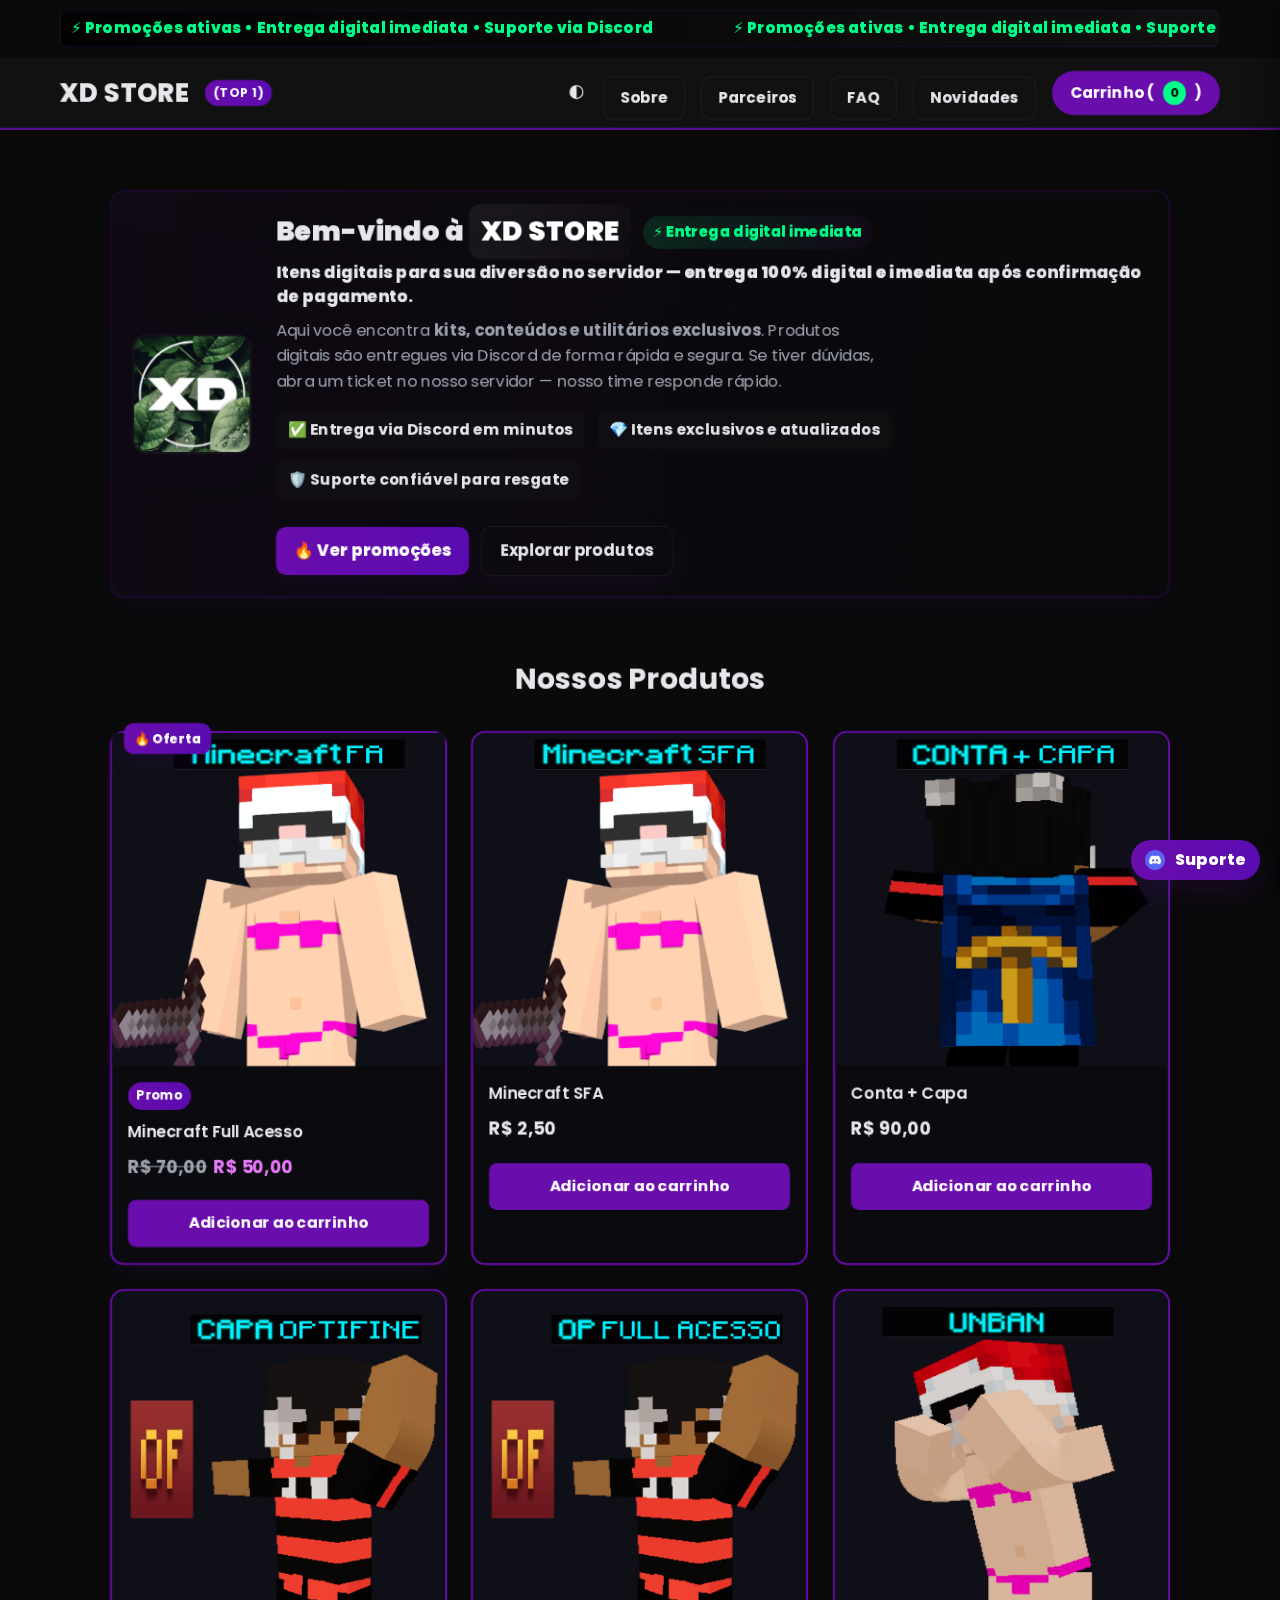
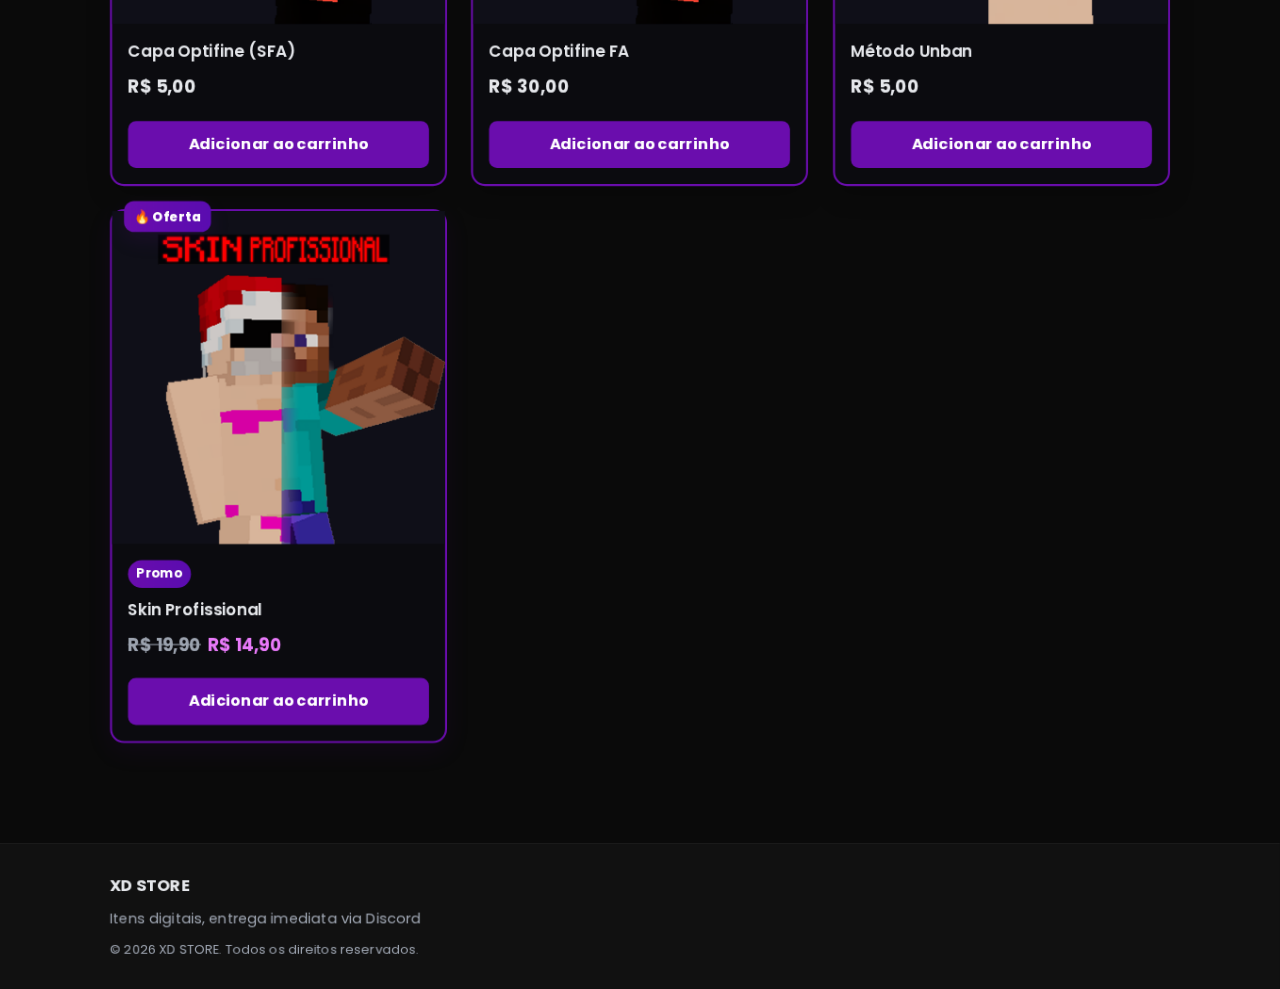
<file: index.html>
<!DOCTYPE html>
<html lang="pt-br">
<head>
  <meta charset="UTF-8">
  <meta name="viewport" content="width=device-width, initial-scale=1.0">
  <title>XD Store - A número 1 de Minecraft</title>
  <link rel="preconnect" href="https://fonts.googleapis.com">
  <link rel="preconnect" href="https://fonts.gstatic.com" crossorigin>
  <link href="https://fonts.googleapis.com/css2?family=Poppins:wght@300;400;600;700;800&display=swap" rel="stylesheet">
  <link rel="icon" type="image/png" href="assets/icons/xd.png">
  <link rel="stylesheet" href="css/reset.css">
  <link rel="stylesheet" href="css/base.css">
  <link rel="stylesheet" href="css/components.css">
  <link rel="stylesheet" href="css/theme.css">
</head>
<body>
  <div class="announcement" role="region" aria-live="polite">
    <div class="announcement-inner">
      <div class="led-screen" aria-hidden="false">
        <div class="marquee" aria-hidden="false">
          <span>⚡ Promoções ativas • Entrega digital imediata • Suporte via Discord</span>
          <span aria-hidden="true">⚡ Promoções ativas • Entrega digital imediata • Suporte via Discord</span>
        </div>
      </div>
    </div>
  </div>

  <header class="site-header">
    <div class="header-container">
      <h1 class="store-name">XD STORE <small class="store-sub">(TOP 1)</small></h1>
      <div class="header-actions">
        <button id="theme-toggle" class="support-button" aria-label="Alternar tema">🌓</button>
        <a href="pages/sobre.html" class="product-button cta-secondary" style="text-decoration:none;margin-right:8px;">Sobre</a>
        <a href="pages/parceiros.html" class="product-button cta-secondary" style="text-decoration:none;margin-right:8px;">Parceiros</a>
        <a href="pages/FAQ.html" class="product-button cta-secondary" style="text-decoration:none;margin-right:8px;">FAQ</a>
        <a href="pages/Blog.html" class="product-button cta-secondary" style="text-decoration:none;margin-right:8px;">Novidades</a>
        <button id="open-cart" class="cart-button" aria-label="Abrir carrinho">
          Carrinho (<span class="cart-count">0</span>)
        </button>
      </div>
    </div>
  </header>

  <main class="site-main">

    <section class="welcome-panel">
      <div class="welcome-inner">
        <div class="welcome-visual">
          <img src="assets/icons/XD2.png" alt="Bloco de Grama" width="120" height="120">
        </div>

        <div class="welcome-content">
          <div class="welcome-header">
            <h2 class="welcome-title">Bem-vindo à <span class="highlight">XD STORE</span></h2>
            <div class="welcome-badge">⚡ Entrega digital imediata</div>
          </div>

          <p class="welcome-lead">Itens digitais para sua diversão no servidor — <strong>entrega 100% digital e imediata</strong> após confirmação de pagamento.</p>

          <p class="welcome-body">Aqui você encontra <strong>kits, conteúdos e utilitários exclusivos</strong>. Produtos digitais são entregues via Discord de forma rápida e segura. Se tiver dúvidas, abra um ticket no nosso servidor — nosso time responde rápido.</p>

          <ul class="welcome-features" aria-hidden="false">
            <li>✅ Entrega via Discord em minutos</li>
            <li>💎 Itens exclusivos e atualizados</li>
            <li>🛡️ Suporte confiável para resgate</li>
          </ul>

          <div class="welcome-ctas">
            <button id="view-promos" class="product-button cta-primary">🔥 Ver promoções</button>
            <a href="#products" class="product-button cta-secondary">Explorar produtos</a>
          </div> 
        </div>
      </div>
    </section>

    <section id="products" class="products-section">
      <h2 class="section-title">Nossos Produtos</h2>
      <div class="products-list"></div>
    </section>

  </main>

  <footer class="site-footer">
    <div class="footer-container">
      <p class="footer-store-name">XD STORE</p>
      <p class="footer-text">Itens digitais, entrega imediata via Discord</p>
      <p class="footer-legal">© 2026 XD STORE. Todos os direitos reservados.</p>
    </div>
  </footer>

  <!-- Carrinho lateral -->
  <div id="cart-overlay" class="cart-overlay"></div>
  <aside id="cart-sidebar" class="cart-sidebar">
    <div class="cart-header">
      <h3>Carrinho</h3>
      <button id="close-cart" class="close-cart">×</button>
    </div>
    <div class="cart-items"></div>
    <div class="cart-footer">
      <p>Total: <strong id="cart-total">R$ 0,00</strong></p>
      <div style="display:flex;flex-direction:column;gap:8px;margin-top:8px;">
        <a href="pages/checkout.html" class="checkout-button" aria-label="Finalizar compra">Finalizar compra</a>
        <div style="display:flex;gap:8px;">
          <button class="clear-cart" aria-label="Limpar carrinho" style="background:#ff5555;color:#fff;border:none;padding:8px;border-radius:8px;">Limpar carrinho</button>
        </div>
      </div>
    </div>
</aside>

  <!-- Botão de Suporte (Discord) -->
  <a href="https://discord.gg/3t7g9TbN5M" class="discord-support" target="_blank" rel="noopener noreferrer" aria-label="Suporte no Discord" title="Suporte no Discord (XD Store)">
    <img src="assets/images/discord.png" alt="Discord" width="20" height="20">
    <span>Suporte</span>
  </a>

  <script>
    // Robust theme toggle with wipe animation that applies the theme mid-animation.
    (function(){
      const btn = document.getElementById('theme-toggle');
      if (!btn) return;
      const DURATION = 1000; // ms (matches CSS)

      btn.addEventListener('click', (e)=>{
        // prevent other handlers to control timing and ensure visible animation
        e.stopImmediatePropagation();
        try{
          if (window.matchMedia && window.matchMedia('(prefers-reduced-motion: reduce)').matches){
            // fallback: simple toggle
            const cur = localStorage.getItem('xd-theme') || 'dark';
            const next = cur === 'dark' ? 'light' : 'dark';
            if (next === 'light') document.documentElement.setAttribute('data-theme','light'); else document.documentElement.removeAttribute('data-theme');
            localStorage.setItem('xd-theme', next);
            return;
          }

          // Determine next theme
          const cur = localStorage.getItem('xd-theme') || 'dark';
          const next = cur === 'dark' ? 'light' : 'dark';

          // create wipe overlay and set theme to match target
          const wipe = document.createElement('div');
          wipe.className = 'theme-wipe ' + (next === 'light' ? 'light' : 'dark');
          document.body.appendChild(wipe);

          // trigger animation
          // ensure micro animations run too
          document.documentElement.classList.add('theme-animating','with-transition');
          // start wipe
          // small timeout to ensure element is in the DOM
          setTimeout(()=> wipe.classList.add('active'), 10);

          // apply theme midway so user sees transition
          setTimeout(()=>{
            if (next === 'light') document.documentElement.setAttribute('data-theme','light'); else document.documentElement.removeAttribute('data-theme');
            localStorage.setItem('xd-theme', next);
          }, DURATION/2);

          // cleanup after animation
          setTimeout(()=>{
            wipe.classList.remove('active');
            setTimeout(()=>{ try{ wipe.remove(); }catch(e){} }, 220);
            document.documentElement.classList.remove('theme-animating');
            setTimeout(()=>{ document.documentElement.classList.remove('with-transition'); }, 120);
          }, DURATION + 80);

        }catch(e){ /* noop */ }
      });
    })();
  </script>

  <script type="module" src="js/ui.js"></script>
</body>
</html>
</file>
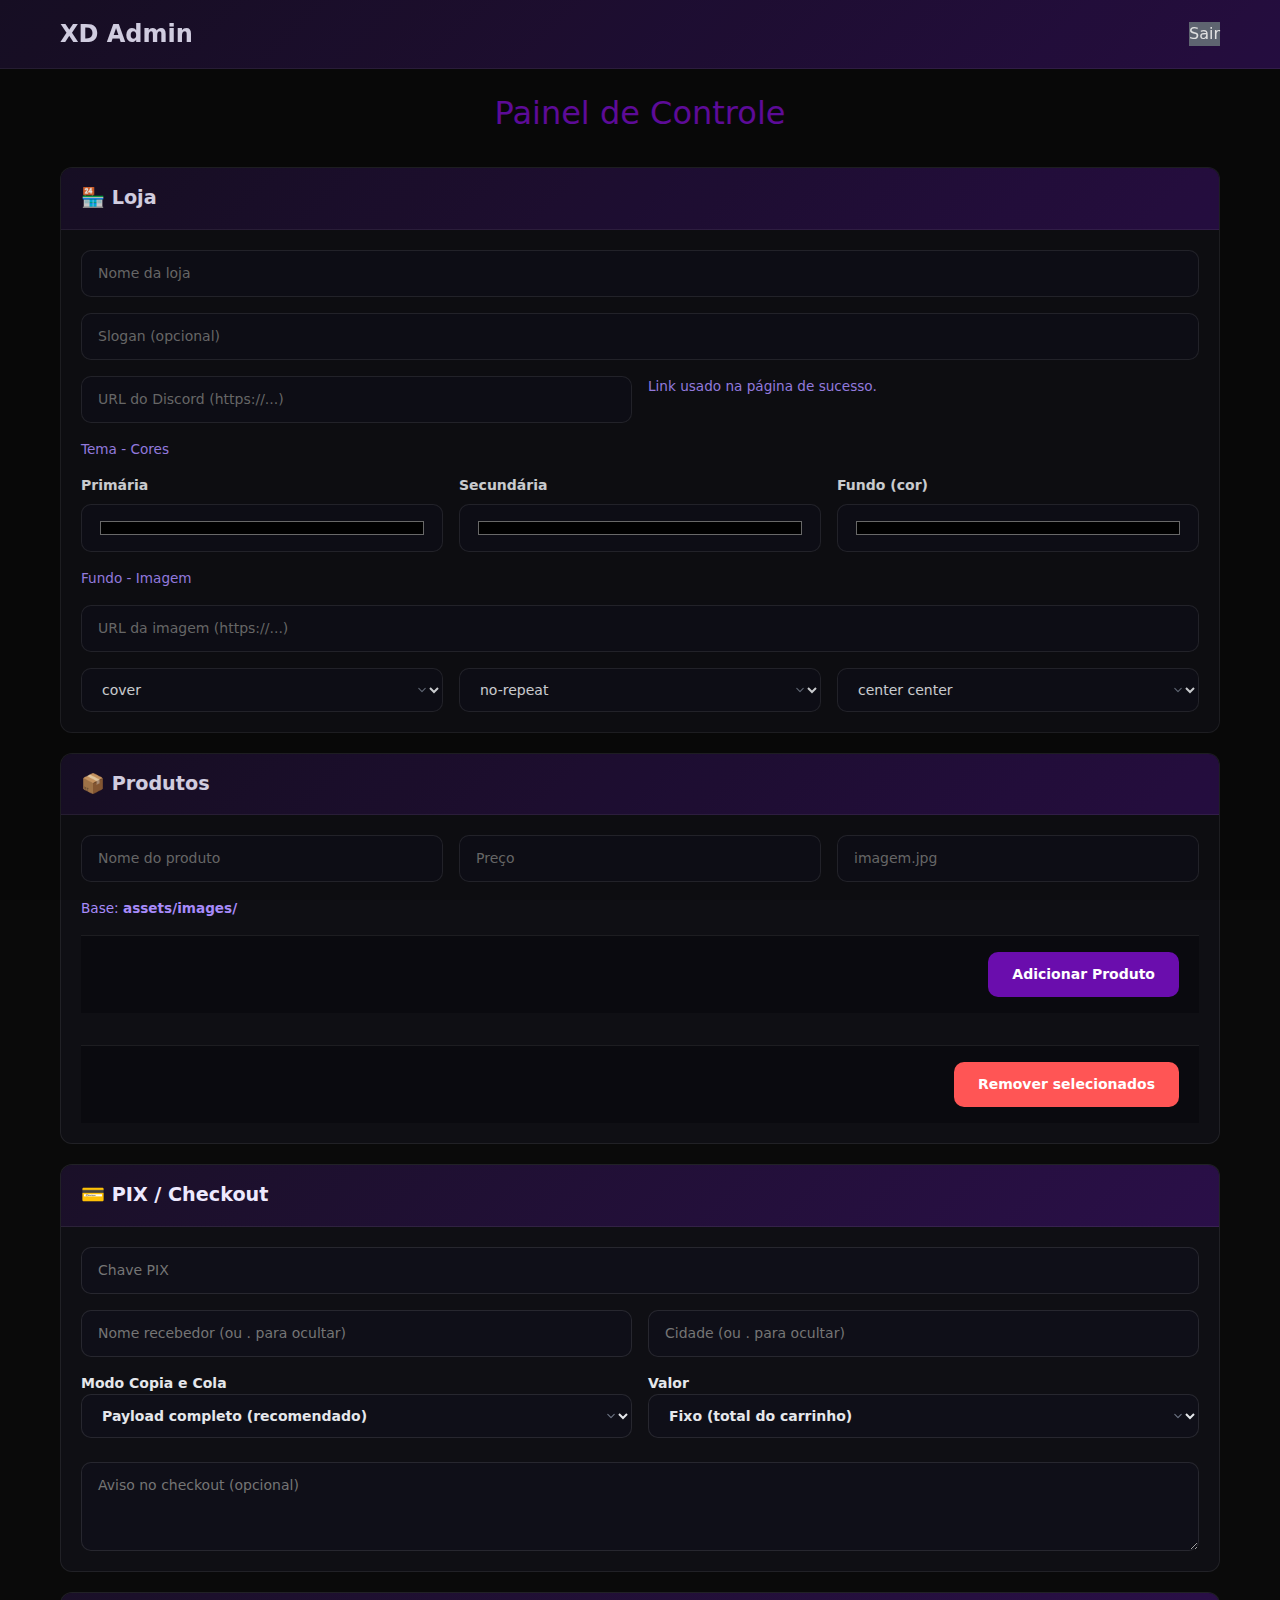
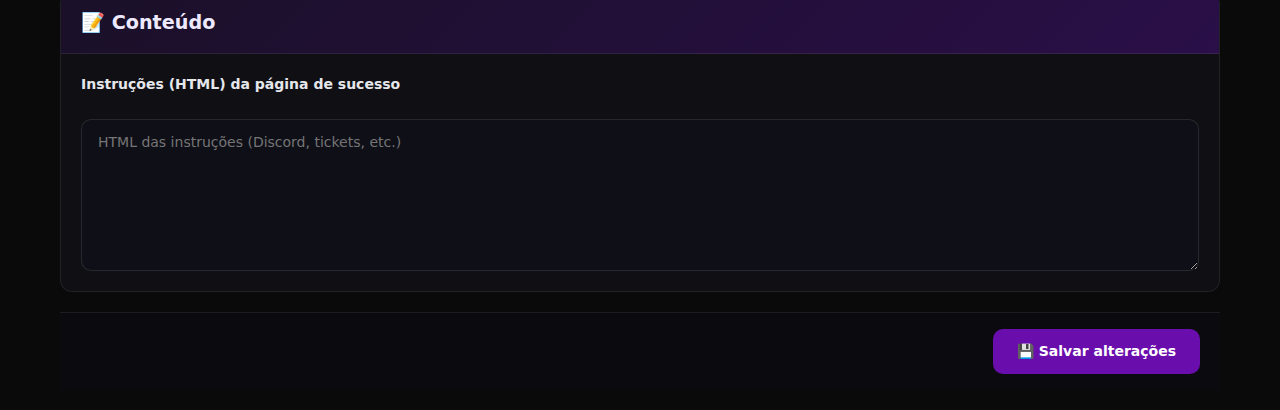
<file: pages/admin.html>
<!DOCTYPE html>
<html lang="pt-BR">
<head>
  <meta charset="UTF-8">
  <meta name="viewport" content="width=device-width, initial-scale=1.0">
  <title>XD Admin - Painel de Controle</title>
  <link rel="stylesheet" href="../css/reset.css">
  <link rel="stylesheet" href="../css/base.css">
  <link rel="stylesheet" href="../css/components.css">
  <link rel="stylesheet" href="../css/theme.css">
  <link rel="stylesheet" href="../css/admin.css">
</head>
<body>
  <header class="header">
    <div class="container">
      <h1 class="logo">XD Admin</h1>
      <nav class="nav">
        <button id="logout-btn" class="btn-secondary">Sair</button>
      </nav>
    </div>
  </header>

  <main class="main">
    <div class="container">
      <div class="admin-panel">
        <h2>Painel de Controle</h2>

        <div class="admin-section">
          <h3>🏪 Loja</h3>
          <div class="admin-content">
            <input class="admin-input" id="store-name" placeholder="Nome da loja">
            <input class="admin-input" id="store-slogan" placeholder="Slogan (opcional)">
            <div class="admin-grid-2">
              <input class="admin-input" id="discord-url" placeholder="URL do Discord (https://...)">
              <span class="admin-note">Link usado na página de sucesso.</span>
            </div>
            <h4 class="admin-note">Tema - Cores</h4>
            <div class="admin-grid-3">
              <div><label>Primária</label><input type="color" class="admin-input" id="theme-primary"></div>
              <div><label>Secundária</label><input type="color" class="admin-input" id="theme-secondary"></div>
              <div><label>Fundo (cor)</label><input type="color" class="admin-input" id="theme-background"></div>
            </div>
            <h4 class="admin-note">Fundo - Imagem</h4>
            <input class="admin-input" id="theme-background-image" placeholder="URL da imagem (https://...)">
            <div class="admin-grid-3">
              <select class="admin-select" id="theme-background-size">
                <option value="cover">cover</option>
                <option value="contain">contain</option>
                <option value="auto">auto</option>
              </select>
              <select class="admin-select" id="theme-background-repeat">
                <option value="no-repeat">no-repeat</option>
                <option value="repeat">repeat</option>
                <option value="repeat-x">repeat-x</option>
                <option value="repeat-y">repeat-y</option>
              </select>
              <select class="admin-select" id="theme-background-position">
                <option value="center center">center center</option>
                <option value="top center">top center</option>
                <option value="center left">center left</option>
                <option value="bottom center">bottom center</option>
              </select>
            </div>
          </div>
        </div>

        <div class="admin-section">
          <h3>📦 Produtos</h3>
          <div class="admin-content">
            <div class="admin-grid-3">
              <input class="admin-input" id="prod-name" placeholder="Nome do produto">
              <input class="admin-input" id="prod-price" placeholder="Preço" type="number" step="0.01">
              <input class="admin-input" id="prod-img" placeholder="imagem.jpg">
            </div>
            <small class="admin-note">Base: <strong>assets/images/</strong></small>
            <div class="admin-actions"><button class="btn-admin" id="add-product">Adicionar Produto</button></div>
            <div id="admin-product-list"></div>
            <div class="admin-actions"><button class="btn-admin btn-danger" id="remove-selected">Remover selecionados</button></div>
          </div>
        </div>

        <div class="admin-section">
          <h3>💳 PIX / Checkout</h3>
          <div class="admin-content">
            <input class="admin-input" id="pix-key" placeholder="Chave PIX">
            <div class="admin-grid-2">
              <input class="admin-input" id="pix-name" placeholder="Nome recebedor (ou . para ocultar)">
              <input class="admin-input" id="pix-city" placeholder="Cidade (ou . para ocultar)">
            </div>
            <div class="admin-grid-2">
              <label>Modo Copia e Cola
                <select class="admin-select" id="pix-copy-mode">
                  <option value="payload">Payload completo (recomendado)</option>
                  <option value="key">Somente chave</option>
                </select>
              </label>
              <label>Valor
                <select class="admin-select" id="pix-amount-mode">
                  <option value="fixed">Fixo (total do carrinho)</option>
                  <option value="open">Aberto (cliente digita)</option>
                </select>
              </label>
            </div>
            <textarea class="admin-textarea" id="checkout-note" placeholder="Aviso no checkout (opcional)" rows="3"></textarea>
          </div>
        </div>

        <div class="admin-section">
          <h3>📝 Conteúdo</h3>
          <div class="admin-content">
            <label for="success-steps">Instruções (HTML) da página de sucesso</label>
            <textarea class="admin-textarea" id="success-steps" rows="6" placeholder="HTML das instruções (Discord, tickets, etc.)"></textarea>
          </div>
        </div>

        <div class="admin-actions">
          <button class="btn-admin" id="save-admin">💾 Salvar alterações</button>
        </div>
      </div>
    </div>
  </main>

  <script type="module" src="../js/admin-panel.js"></script>
</body>
</html>
</file>
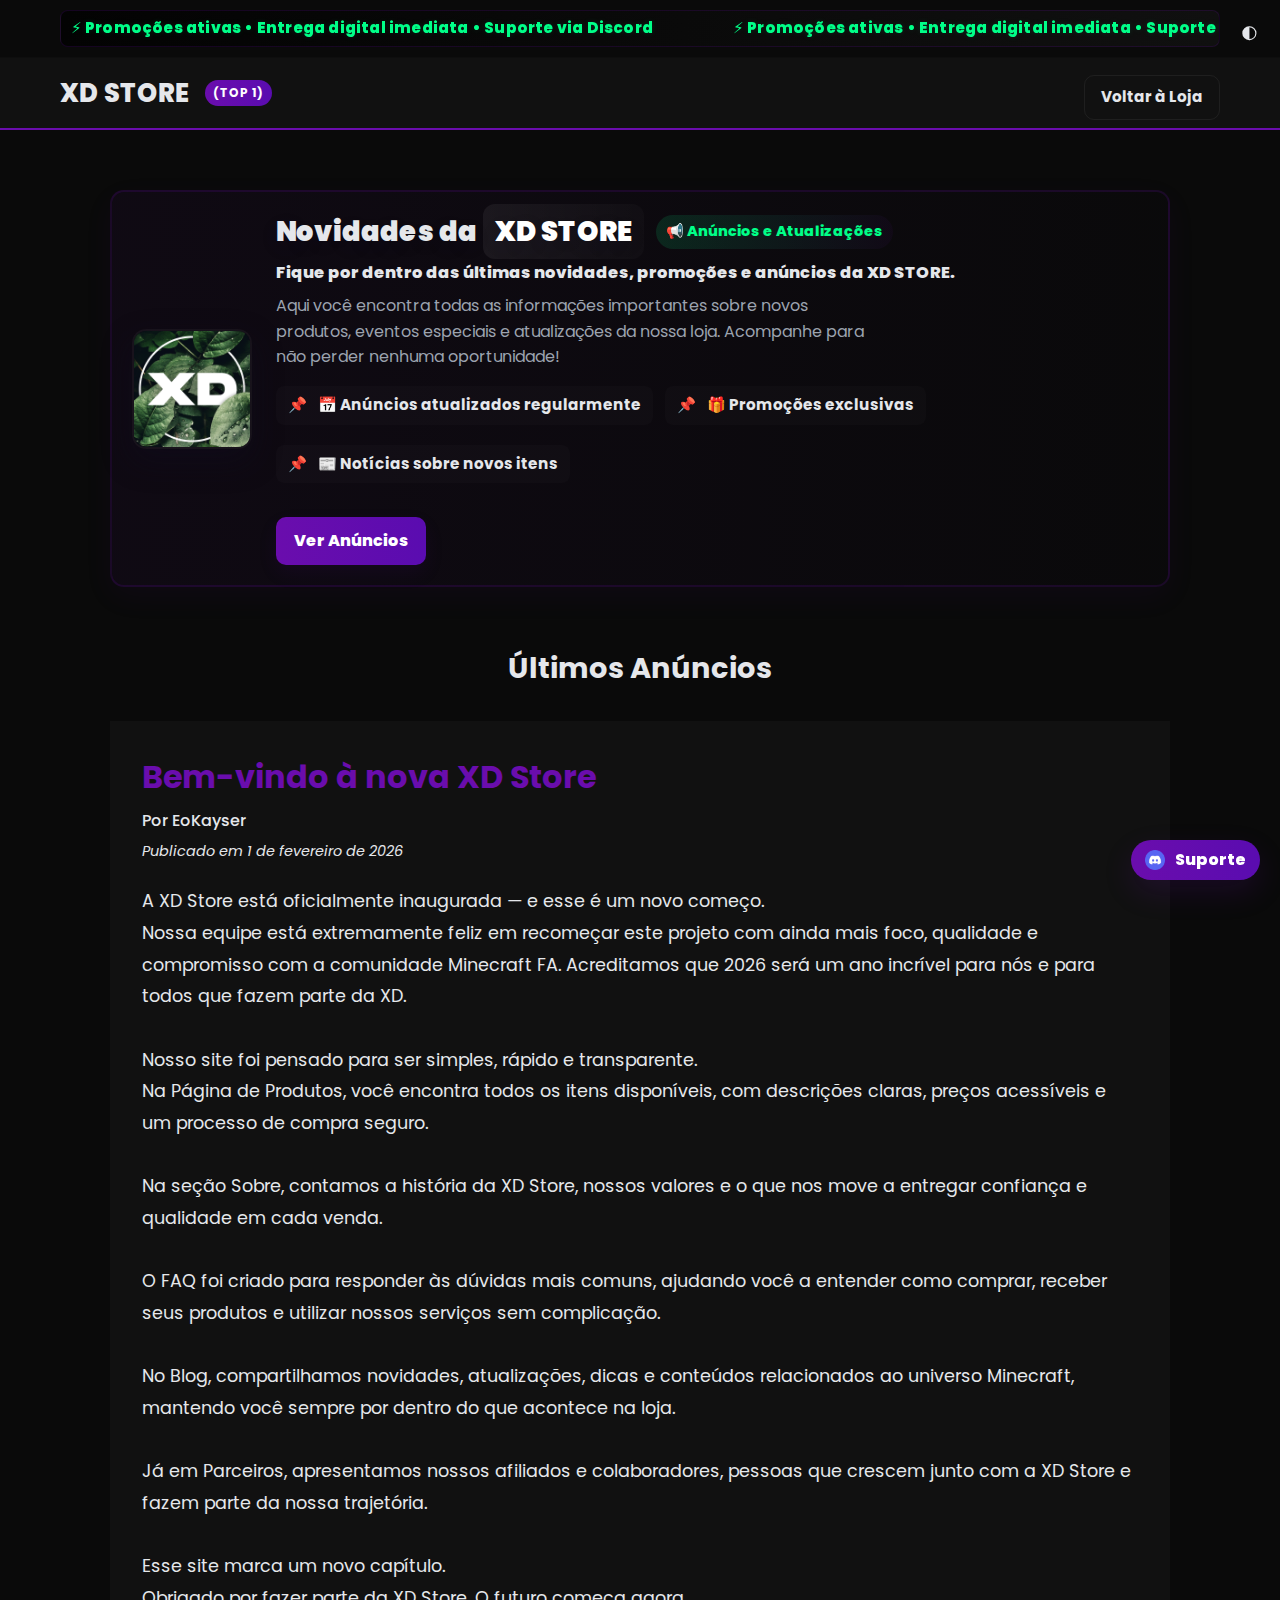
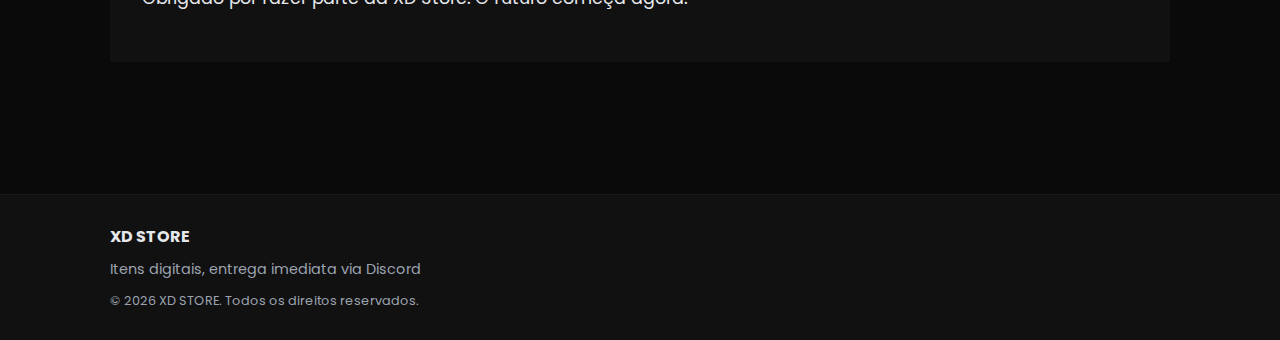
<file: pages/Blog.html>
<!DOCTYPE html>
<html lang="pt-br">
<head>
  <meta charset="UTF-8">
  <meta name="viewport" content="width=device-width, initial-scale=1.0">
  <title>Novidades - XD Store</title>
  <link rel="preconnect" href="https://fonts.googleapis.com">
  <link rel="preconnect" href="https://fonts.gstatic.com" crossorigin>
  <link href="https://fonts.googleapis.com/css2?family=Poppins:wght@300;400;600;700;800&display=swap" rel="stylesheet">
  <link rel="icon" type="image/png" href="../assets/icons/xd.png">
  <link rel="stylesheet" href="../css/reset.css">
  <link rel="stylesheet" href="../css/base.css">
  <link rel="stylesheet" href="../css/components.css">
  <link rel="stylesheet" href="../css/theme.css">
  <style>
    /* Estilos específicos para a página de anúncios em formato de blog */
    .announcement-card {
      background: var(--surface);
      padding: 2rem;
      margin-bottom: 2rem;
      border-bottom: 1px solid var(--text-secondary);
      position: relative;
    }

    .announcement-title {
      font-size: 2rem;
      margin-bottom: 0.5rem;
      color: var(--primary);
      font-weight: 700;
    }

    .announcement-author {
      font-size: 1rem;
      color: var(--text-secondary);
      margin-bottom: 0.5rem;
      font-weight: 500;
    }

    .announcement-date {
      font-size: 0.9rem;
      color: var(--text-secondary);
      margin-bottom: 1.5rem;
      font-style: italic;
    }

    .announcement-content {
      line-height: 1.8;
      font-size: 1.1rem;
      margin-bottom: 1rem;
      word-wrap: break-word;
      overflow-wrap: break-word;
      white-space: pre-wrap;
    }

    .announcements-grid {
      display: flex;
      flex-direction: column;
      gap: 2rem;
    }

    .welcome-features li {
      margin-bottom: 0.5rem;
    }

    .welcome-features li::before {
      content: '📌 ';
      margin-right: 0.5rem;
    }
  </style>
</head>
<body>
  <div class="announcement" role="region" aria-live="polite">
    <div class="announcement-inner">
      <div class="led-screen" aria-hidden="false">
        <div class="marquee" aria-hidden="false">
          <span>⚡ Promoções ativas • Entrega digital imediata • Suporte via Discord</span>
          <span aria-hidden="true">⚡ Promoções ativas • Entrega digital imediata • Suporte via Discord</span>
        </div>
      </div>
    </div>
  </div>

  <button id="theme-toggle" aria-label="Alternar tema" class="support-button theme-toggle" style="position:fixed;top:12px;right:12px;z-index:4000;">🌓</button>

  <header class="site-header">
    <div class="header-container">
      <h1 class="store-name">XD STORE <small class="store-sub">(TOP 1)</small></h1>
      <div class="header-actions">
        <a href="../index.html" class="product-button cta-secondary" style="text-decoration:none;">Voltar à Loja</a>
      </div>
    </div>
  </header>

  <main class="site-main">
    <section class="welcome-panel">
      <div class="welcome-inner">
        <div class="welcome-visual">
          <img src="../assets/icons/XD2.png" alt="Bloco de Grama" width="120" height="120">
        </div>

        <div class="welcome-content">
          <div class="welcome-header">
            <h2 class="welcome-title">Novidades da <span class="highlight">XD STORE</span></h2>
            <div class="welcome-badge">📢 Anúncios e Atualizações</div>
          </div>

          <p class="welcome-lead">Fique por dentro das últimas novidades, promoções e anúncios da XD STORE.</p>

          <p class="welcome-body">Aqui você encontra todas as informações importantes sobre novos produtos, eventos especiais e atualizações da nossa loja. Acompanhe para não perder nenhuma oportunidade!</p>

          <ul class="welcome-features" aria-hidden="false">
            <li>📅 Anúncios atualizados regularmente</li>
            <li>🎁 Promoções exclusivas</li>
            <li>📰 Notícias sobre novos itens</li>
          </ul>

          <div class="welcome-ctas">
            <a href="#announcements" class="product-button cta-primary">Ver Anúncios</a>
          </div>
        </div>
      </div>
    </section>

    <section id="announcements" class="products-section">
      <h2 class="section-title">Últimos Anúncios</h2>
      <div class="announcements-grid"> 
        <div class="announcement-card">
          <h3 class="announcement-title">Bem-vindo à nova XD Store</h3>
          <p class="announcement-author">Por EoKayser</p>
          <p class="announcement-date">Publicado em 1 de fevereiro de 2026</p>
          <p class="announcement-content">A XD Store está oficialmente inaugurada — e esse é um novo começo.
Nossa equipe está extremamente feliz em recomeçar este projeto com ainda mais foco, qualidade e compromisso com a comunidade Minecraft FA. Acreditamos que 2026 será um ano incrível para nós e para todos que fazem parte da XD.

Nosso site foi pensado para ser simples, rápido e transparente.
Na Página de Produtos, você encontra todos os itens disponíveis, com descrições claras, preços acessíveis e um processo de compra seguro.

Na seção Sobre, contamos a história da XD Store, nossos valores e o que nos move a entregar confiança e qualidade em cada venda.

O FAQ foi criado para responder às dúvidas mais comuns, ajudando você a entender como comprar, receber seus produtos e utilizar nossos serviços sem complicação.

No Blog, compartilhamos novidades, atualizações, dicas e conteúdos relacionados ao universo Minecraft, mantendo você sempre por dentro do que acontece na loja.

Já em Parceiros, apresentamos nossos afiliados e colaboradores, pessoas que crescem junto com a XD Store e fazem parte da nossa trajetória.

Esse site marca um novo capítulo.
Obrigado por fazer parte da XD Store. O futuro começa agora.</p>
    </section>
  </main>

  <footer class="site-footer">
    <div class="footer-container">
      <p class="footer-store-name">XD STORE</p>
      <p class="footer-text">Itens digitais, entrega imediata via Discord</p>
      <p class="footer-legal">© 2026 XD STORE. Todos os direitos reservados.</p>
    </div>
  </footer>

  <!-- Botão de Suporte (Discord) -->
  <a href="https://discord.gg/3t7g9TbN5M" class="discord-support" target="_blank" rel="noopener noreferrer" aria-label="Suporte no Discord" title="Suporte no Discord (XD Store)">
    <img src="../assets/images/discord.png" alt="Discord" width="20" height="20">
    <span>Suporte</span>
  </a>

  <script>
    // Apply theme on load
    (function(){
      const savedTheme = localStorage.getItem('xd-theme') || 'dark';
      if (savedTheme === 'light') {
        document.documentElement.setAttribute('data-theme', 'light');
      } else {
        document.documentElement.removeAttribute('data-theme');
      }
    })();

    // Theme toggle
    (function(){
      const btn = document.getElementById('theme-toggle');
      if (!btn) return;
      const DURATION = 1000;

      btn.addEventListener('click', (e)=>{
        e.stopImmediatePropagation();
        try{
          if (window.matchMedia && window.matchMedia('(prefers-reduced-motion: reduce)').matches){
            const cur = localStorage.getItem('xd-theme') || 'dark';
            const next = cur === 'dark' ? 'light' : 'dark';
            if (next === 'light') document.documentElement.setAttribute('data-theme','light'); else document.documentElement.removeAttribute('data-theme');
            localStorage.setItem('xd-theme', next);
            return;
          }

          const cur = localStorage.getItem('xd-theme') || 'dark';
          const next = cur === 'dark' ? 'light' : 'dark';

          const wipe = document.createElement('div');
          wipe.className = 'theme-wipe ' + (next === 'light' ? 'light' : 'dark');
          document.body.appendChild(wipe);

          setTimeout(()=> wipe.classList.add('active'), 10);

          setTimeout(()=>{
            if (next === 'light') document.documentElement.setAttribute('data-theme','light'); else document.documentElement.removeAttribute('data-theme');
            localStorage.setItem('xd-theme', next);
          }, DURATION/2);

          setTimeout(()=>{
            wipe.classList.remove('active');
            setTimeout(()=>{ try{ wipe.remove(); }catch(e){} }, 220);
            document.documentElement.classList.remove('theme-animating');
            setTimeout(()=>{ document.documentElement.classList.remove('with-transition'); }, 120);
          }, DURATION + 80);

        }catch(e){}
      });
    })();
  </script>
</body>
</html>
</file>
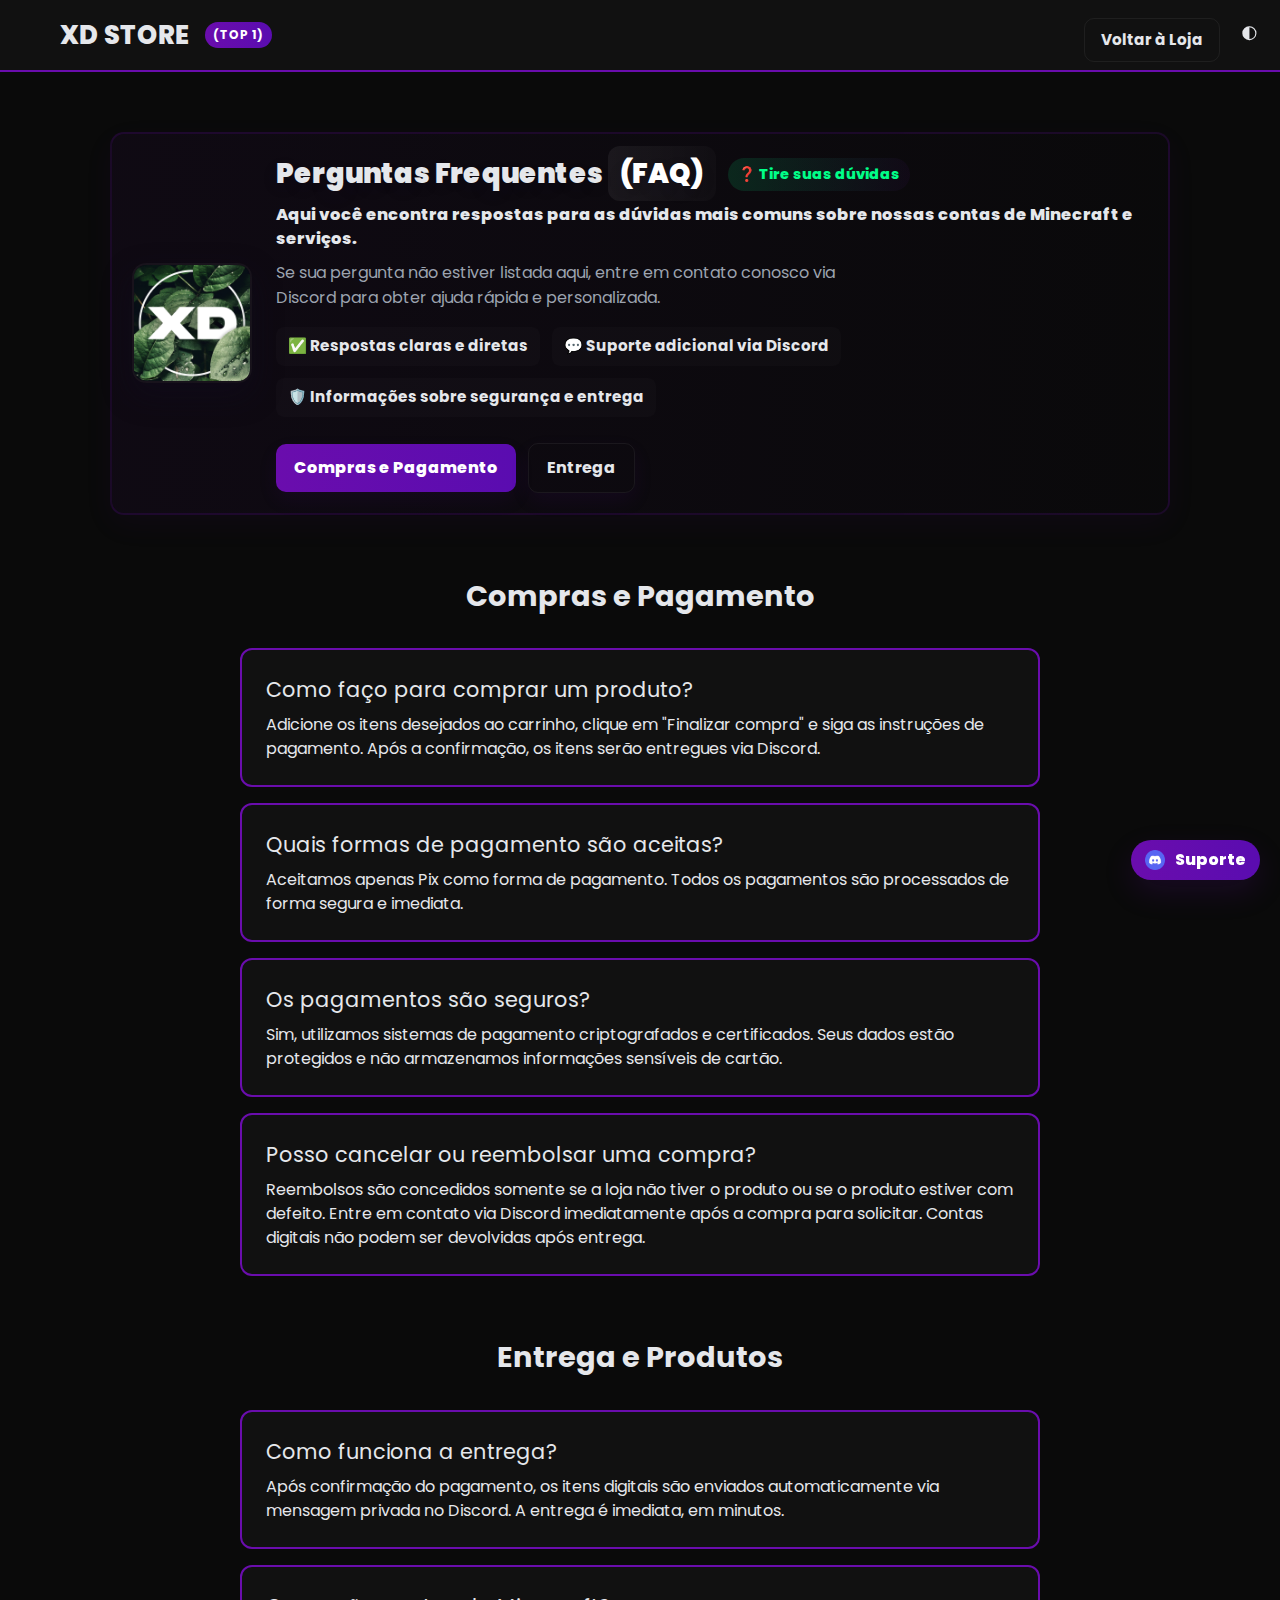
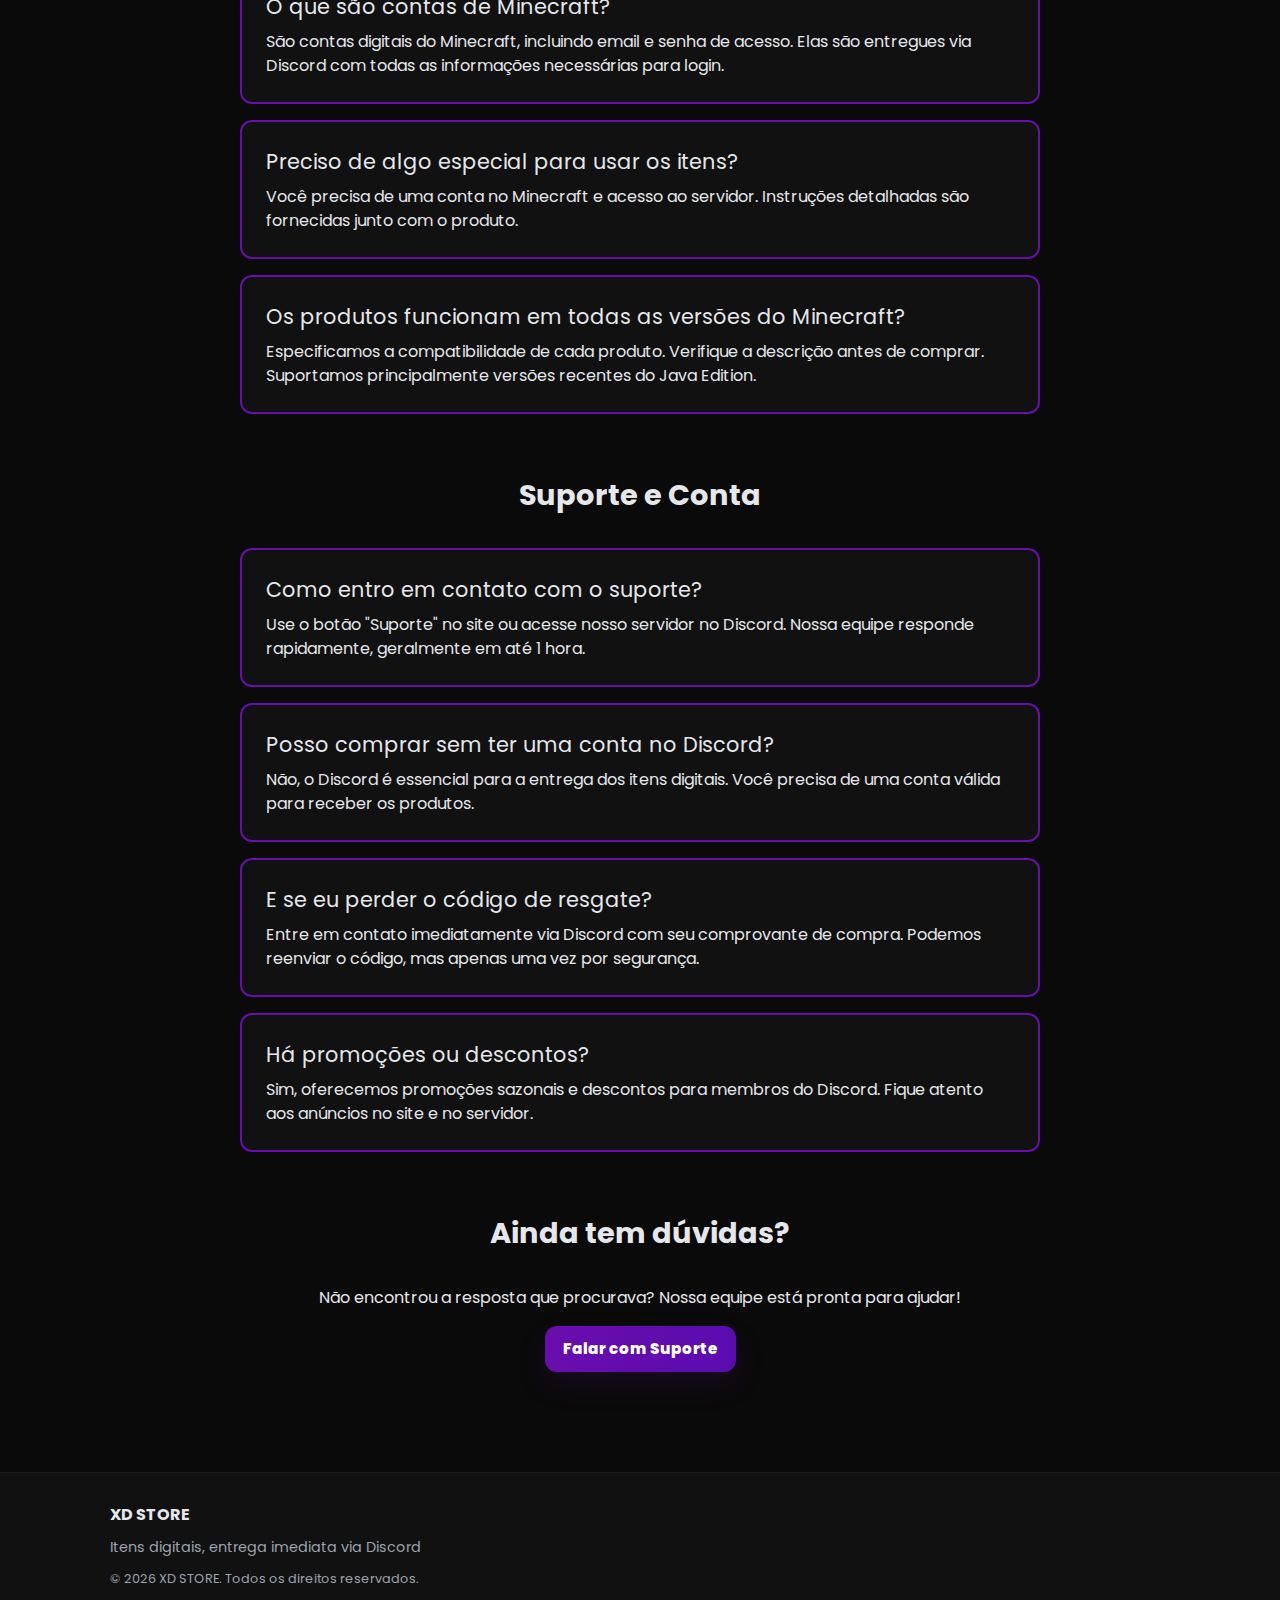
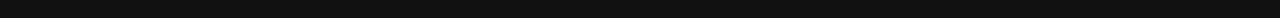
<file: pages/FAQ.html>
<!DOCTYPE html>
<html lang="pt-br">
<head>
  <meta charset="UTF-8">
  <meta name="viewport" content="width=device-width, initial-scale=1.0">
  <title>FAQ - XD Store</title>
  <link rel="preconnect" href="https://fonts.googleapis.com">
  <link rel="preconnect" href="https://fonts.gstatic.com" crossorigin>
  <link href="https://fonts.googleapis.com/css2?family=Poppins:wght@300;400;600;700;800&display=swap" rel="stylesheet">
  <link rel="icon" type="image/png" href="../assets/icons/xd.png">
  <link rel="stylesheet" href="../css/reset.css">
  <link rel="stylesheet" href="../css/base.css">
  <link rel="stylesheet" href="../css/components.css">
  <link rel="stylesheet" href="../css/theme.css">
</head>
<body>
  <button id="theme-toggle" aria-label="Alternar tema" class="support-button theme-toggle" style="position:fixed;top:12px;right:12px;z-index:4000;">🌓</button>

  <header class="site-header">
    <div class="header-container">
      <h1 class="store-name">XD STORE <small class="store-sub">(TOP 1)</small></h1>
      <div class="header-actions">
        <a href="../index.html" class="product-button cta-secondary" style="text-decoration:none;">Voltar à Loja</a>
      </div>
    </div>
  </header>

  <main class="site-main">
    <section class="welcome-panel">
      <div class="welcome-inner">
        <div class="welcome-visual">
          <img src="../assets/icons/XD2.png" alt="Bloco de Grama" width="120" height="120">
        </div>

        <div class="welcome-content">
          <div class="welcome-header">
            <h2 class="welcome-title">Perguntas Frequentes <span class="highlight">(FAQ)</span></h2>
            <div class="welcome-badge">❓ Tire suas dúvidas</div>
          </div>

          <p class="welcome-lead">Aqui você encontra respostas para as dúvidas mais comuns sobre nossas contas de Minecraft e serviços.</p>

          <p class="welcome-body">Se sua pergunta não estiver listada aqui, entre em contato conosco via Discord para obter ajuda rápida e personalizada.</p>

          <ul class="welcome-features" aria-hidden="false">
            <li>✅ Respostas claras e diretas</li>
            <li>💬 Suporte adicional via Discord</li>
            <li>🛡️ Informações sobre segurança e entrega</li>
          </ul>

          <div class="welcome-ctas">
            <a href="#compras" class="product-button cta-primary">Compras e Pagamento</a>
            <a href="#entrega" class="product-button cta-secondary">Entrega</a>
          </div>
        </div>
      </div>
    </section>

    <section id="compras" class="products-section">
      <h2 class="section-title">Compras e Pagamento</h2>
      <div class="products-list" style="display:grid;grid-template-columns:1fr;gap:1rem;max-width:800px;margin:0 auto;">
        <div class="card" style="background:var(--surface);border:2px solid var(--primary);border-radius:12px;padding:1.5rem;">
          <h3 style="font-size:1.3rem;margin-bottom:0.5rem;">Como faço para comprar um produto?</h3>
          <p>Adicione os itens desejados ao carrinho, clique em "Finalizar compra" e siga as instruções de pagamento. Após a confirmação, os itens serão entregues via Discord.</p>
        </div>
        <div class="card" style="background:var(--surface);border:2px solid var(--primary);border-radius:12px;padding:1.5rem;">
          <h3 style="font-size:1.3rem;margin-bottom:0.5rem;">Quais formas de pagamento são aceitas?</h3>
          <p>Aceitamos apenas Pix como forma de pagamento. Todos os pagamentos são processados de forma segura e imediata.</p>
        </div>
        <div class="card" style="background:var(--surface);border:2px solid var(--primary);border-radius:12px;padding:1.5rem;">
          <h3 style="font-size:1.3rem;margin-bottom:0.5rem;">Os pagamentos são seguros?</h3>
          <p>Sim, utilizamos sistemas de pagamento criptografados e certificados. Seus dados estão protegidos e não armazenamos informações sensíveis de cartão.</p>
        </div>
        <div class="card" style="background:var(--surface);border:2px solid var(--primary);border-radius:12px;padding:1.5rem;">
          <h3 style="font-size:1.3rem;margin-bottom:0.5rem;">Posso cancelar ou reembolsar uma compra?</h3>
          <p>Reembolsos são concedidos somente se a loja não tiver o produto ou se o produto estiver com defeito. Entre em contato via Discord imediatamente após a compra para solicitar. Contas digitais não podem ser devolvidas após entrega.</p>
        </div>
      </div>
    </section>

    <section id="entrega" class="products-section">
      <h2 class="section-title">Entrega e Produtos</h2>
      <div class="products-list" style="display:grid;grid-template-columns:1fr;gap:1rem;max-width:800px;margin:0 auto;">
        <div class="card" style="background:var(--surface);border:2px solid var(--primary);border-radius:12px;padding:1.5rem;">
          <h3 style="font-size:1.3rem;margin-bottom:0.5rem;">Como funciona a entrega?</h3>
          <p>Após confirmação do pagamento, os itens digitais são enviados automaticamente via mensagem privada no Discord. A entrega é imediata, em minutos.</p>
        </div>
        <div class="card" style="background:var(--surface);border:2px solid var(--primary);border-radius:12px;padding:1.5rem;">
          <h3 style="font-size:1.3rem;margin-bottom:0.5rem;">O que são contas de Minecraft?</h3>
          <p>São contas digitais do Minecraft, incluindo email e senha de acesso. Elas são entregues via Discord com todas as informações necessárias para login.</p>
        </div>
        <div class="card" style="background:var(--surface);border:2px solid var(--primary);border-radius:12px;padding:1.5rem;">
          <h3 style="font-size:1.3rem;margin-bottom:0.5rem;">Preciso de algo especial para usar os itens?</h3>
          <p>Você precisa de uma conta no Minecraft e acesso ao servidor. Instruções detalhadas são fornecidas junto com o produto.</p>
        </div>
        <div class="card" style="background:var(--surface);border:2px solid var(--primary);border-radius:12px;padding:1.5rem;">
          <h3 style="font-size:1.3rem;margin-bottom:0.5rem;">Os produtos funcionam em todas as versões do Minecraft?</h3>
          <p>Especificamos a compatibilidade de cada produto. Verifique a descrição antes de comprar. Suportamos principalmente versões recentes do Java Edition.</p>
        </div>
      </div>
    </section>

    <section class="products-section">
      <h2 class="section-title">Suporte e Conta</h2>
      <div class="products-list" style="display:grid;grid-template-columns:1fr;gap:1rem;max-width:800px;margin:0 auto;">
        <div class="card" style="background:var(--surface);border:2px solid var(--primary);border-radius:12px;padding:1.5rem;">
          <h3 style="font-size:1.3rem;margin-bottom:0.5rem;">Como entro em contato com o suporte?</h3>
          <p>Use o botão "Suporte" no site ou acesse nosso servidor no Discord. Nossa equipe responde rapidamente, geralmente em até 1 hora.</p>
        </div>
        <div class="card" style="background:var(--surface);border:2px solid var(--primary);border-radius:12px;padding:1.5rem;">
          <h3 style="font-size:1.3rem;margin-bottom:0.5rem;">Posso comprar sem ter uma conta no Discord?</h3>
          <p>Não, o Discord é essencial para a entrega dos itens digitais. Você precisa de uma conta válida para receber os produtos.</p>
        </div>
        <div class="card" style="background:var(--surface);border:2px solid var(--primary);border-radius:12px;padding:1.5rem;">
          <h3 style="font-size:1.3rem;margin-bottom:0.5rem;">E se eu perder o código de resgate?</h3>
          <p>Entre em contato imediatamente via Discord com seu comprovante de compra. Podemos reenviar o código, mas apenas uma vez por segurança.</p>
        </div>
        <div class="card" style="background:var(--surface);border:2px solid var(--primary);border-radius:12px;padding:1.5rem;">
          <h3 style="font-size:1.3rem;margin-bottom:0.5rem;">Há promoções ou descontos?</h3>
          <p>Sim, oferecemos promoções sazonais e descontos para membros do Discord. Fique atento aos anúncios no site e no servidor.</p>
        </div>
      </div>
    </section>

    <section class="products-section">
      <h2 class="section-title">Ainda tem dúvidas?</h2>
      <div style="text-align:center;">
        <p>Não encontrou a resposta que procurava? Nossa equipe está pronta para ajudar!</p>
        <a href="https://discord.gg/3t7g9TbN5M" class="product-button cta-primary" target="_blank" rel="noopener noreferrer" style="margin-top:1rem;display:inline-block;">Falar com Suporte</a>
      </div>
    </section>
  </main>

  <footer class="site-footer">
    <div class="footer-container">
      <p class="footer-store-name">XD STORE</p>
      <p class="footer-text">Itens digitais, entrega imediata via Discord</p>
      <p class="footer-legal">© 2026 XD STORE. Todos os direitos reservados.</p>
    </div>
  </footer>

  <!-- Botão de Suporte (Discord) -->
  <a href="https://discord.gg/3t7g9TbN5M" class="discord-support" target="_blank" rel="noopener noreferrer" aria-label="Suporte no Discord" title="Suporte no Discord (XD Store)">
    <img src="../assets/images/discord.png" alt="Discord" width="20" height="20">
    <span>Suporte</span>
  </a>

  <script>
    // Theme toggle
    (function(){
      const btn = document.getElementById('theme-toggle');
      if (!btn) return;
      const DURATION = 1000;

      btn.addEventListener('click', (e)=>{
        e.stopImmediatePropagation();
        try{
          if (window.matchMedia && window.matchMedia('(prefers-reduced-motion: reduce)').matches){
            const cur = localStorage.getItem('xd-theme') || 'dark';
            const next = cur === 'dark' ? 'light' : 'dark';
            if (next === 'light') document.documentElement.setAttribute('data-theme','light'); else document.documentElement.removeAttribute('data-theme');
            localStorage.setItem('xd-theme', next);
            return;
          }

          const cur = localStorage.getItem('xd-theme') || 'dark';
          const next = cur === 'dark' ? 'light' : 'dark';

          const wipe = document.createElement('div');
          wipe.className = 'theme-wipe ' + (next === 'light' ? 'light' : 'dark');
          document.body.appendChild(wipe);

          setTimeout(()=> wipe.classList.add('active'), 10);

          setTimeout(()=>{
            if (next === 'light') document.documentElement.setAttribute('data-theme','light'); else document.documentElement.removeAttribute('data-theme');
            localStorage.setItem('xd-theme', next);
          }, DURATION/2);

          setTimeout(()=>{
            wipe.classList.remove('active');
            setTimeout(()=>{ try{ wipe.remove(); }catch(e){} }, 220);
            document.documentElement.classList.remove('theme-animating');
            setTimeout(()=>{ document.documentElement.classList.remove('with-transition'); }, 120);
          }, DURATION + 80);

        }catch(e){}
      });
    })();
  </script>
</body>
</html>
</file>
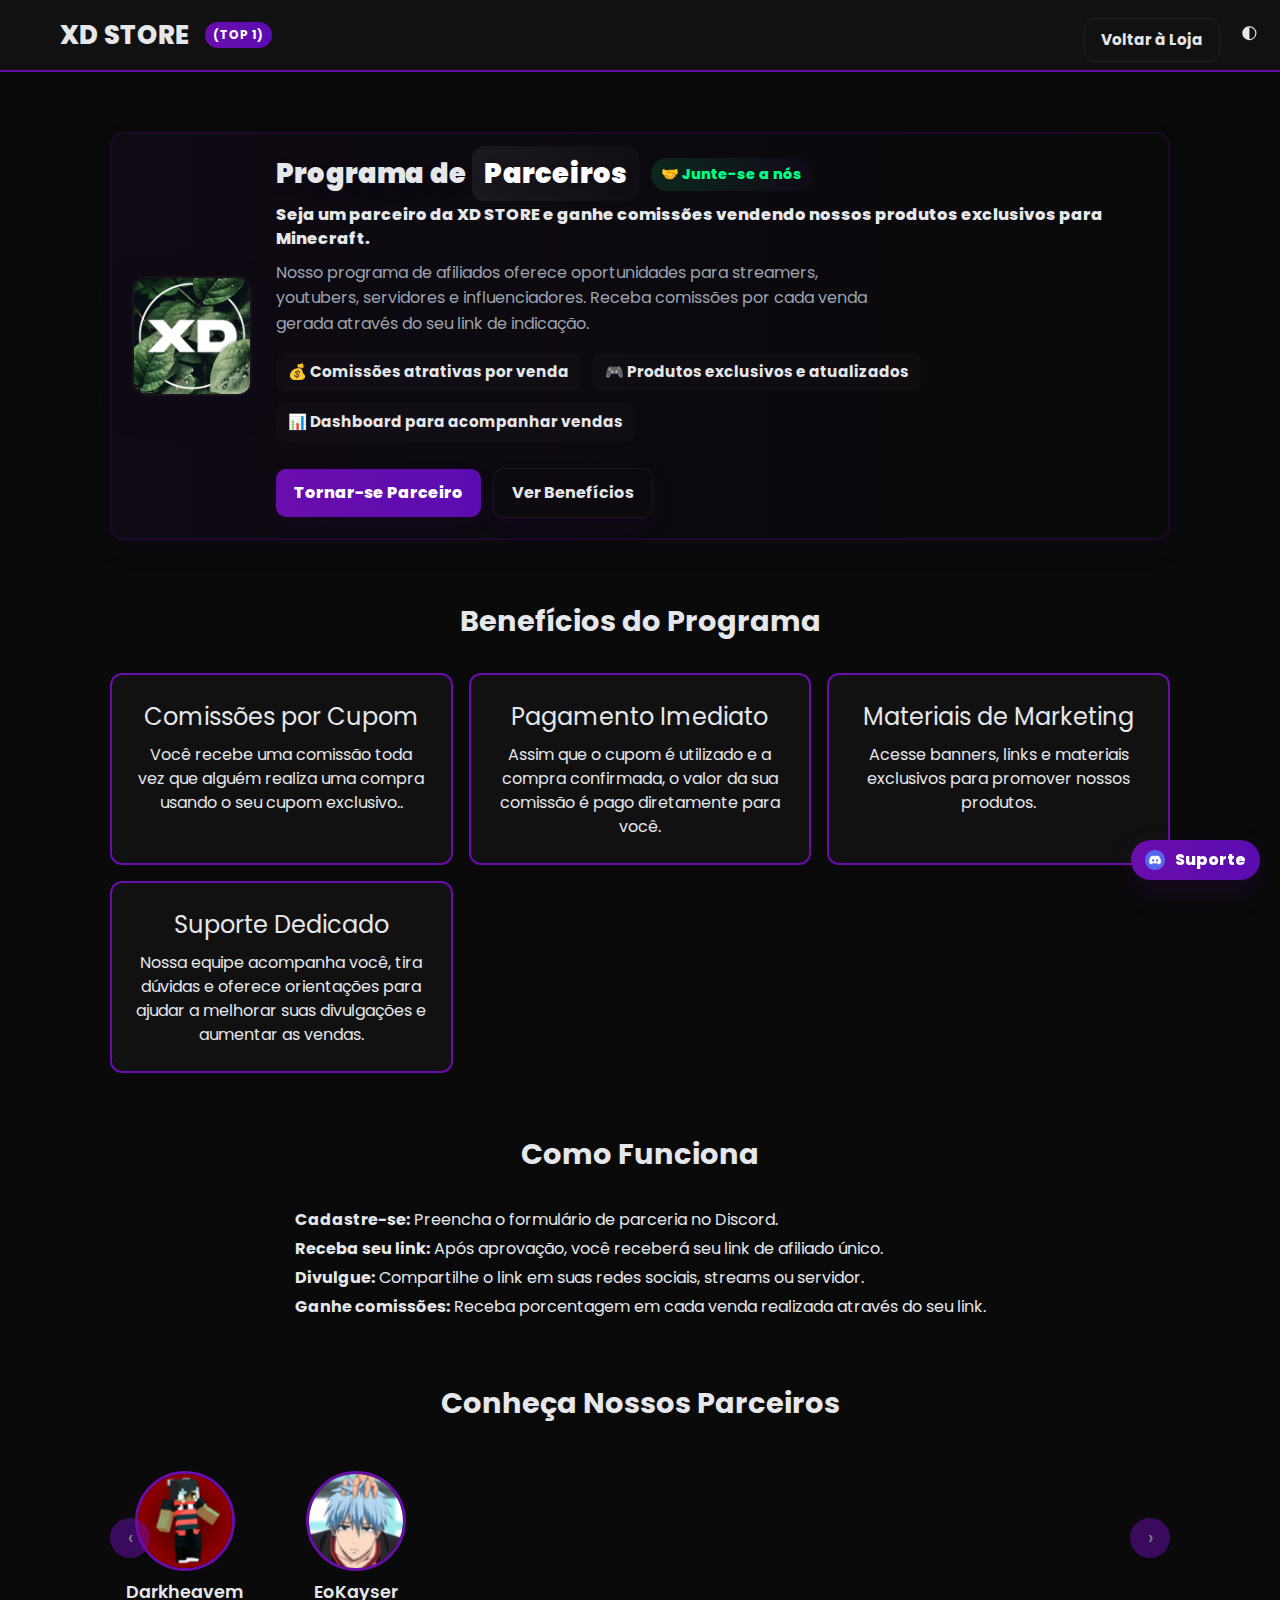
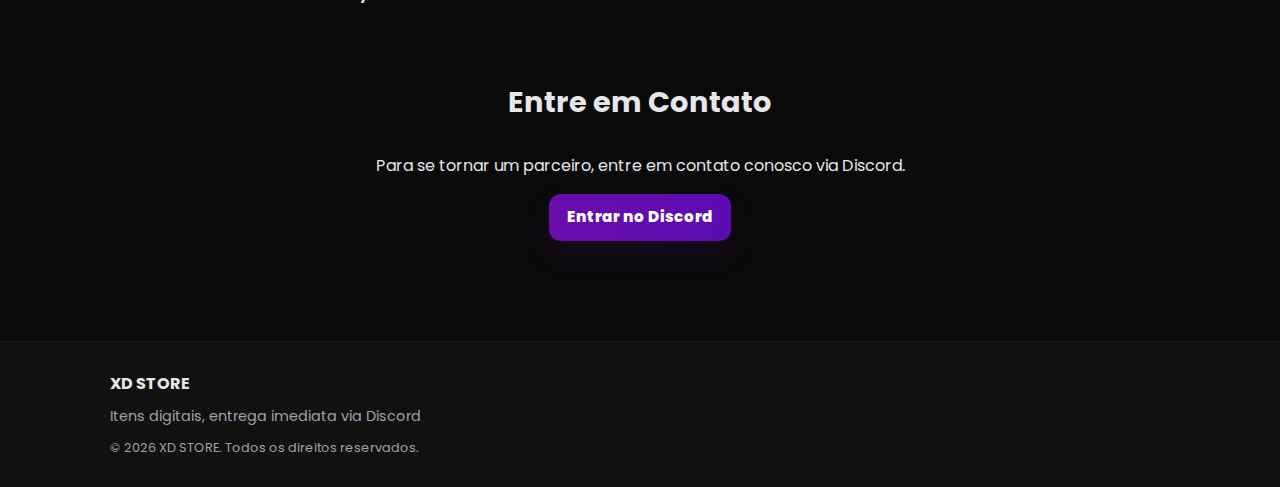
<file: pages/parceiros.html>
<!DOCTYPE html>
<html lang="pt-br">
<head>
  <meta charset="UTF-8">
  <meta name="viewport" content="width=device-width, initial-scale=1.0">
  <title>Parceiros - XD Store</title>
  <link rel="preconnect" href="https://fonts.googleapis.com">
  <link rel="preconnect" href="https://fonts.gstatic.com" crossorigin>
  <link href="https://fonts.googleapis.com/css2?family=Poppins:wght@300;400;600;700;800&display=swap" rel="stylesheet">
  <link rel="icon" type="image/png" href="../assets/icons/xd.png">
  <link rel="stylesheet" href="../css/reset.css">
  <link rel="stylesheet" href="../css/base.css">
  <link rel="stylesheet" href="../css/components.css">
  <link rel="stylesheet" href="../css/theme.css">
  <style>
    .partner-card {
      display: flex;
      flex-direction: column;
      align-items: center;
      padding: 1rem;
    }
    .partner-image img {
      width: 100px;
      height: 100px;
      border-radius: 50%;
      object-fit: cover;
      border: 3px solid var(--primary);
    }
    .partner-card h3 {
      margin-top: 0.5rem;
      font-size: 1.1rem;
      font-weight: 600;
    }
    .partners-carousel {
      position: relative;
      max-width: 1200px;
      overflow: hidden;
      margin: 0 auto;
      text-align: center;
    }
    .carousel-container {
      overflow: hidden;
    }
    .carousel-track {
      display: flex;
      transition: transform 0.3s ease;
      gap: 30px;
    }
    .carousel-btn {
      position: absolute;
      top: 50%;
      transform: translateY(-50%);
      background: var(--primary);
      color: white;
      border: none;
      width: 40px;
      height: 40px;
      border-radius: 50%;
      cursor: pointer;
      font-size: 1.2rem;
      z-index: 10;
    }
    .carousel-btn.prev {
      left: 0;
    }
    .carousel-btn.next {
      right: 0;
    }
    .carousel-btn:hover {
      background: var(--primary-2);
    }
  </style>
</head>
<body>
  <button id="theme-toggle" aria-label="Alternar tema" class="support-button theme-toggle" style="position:fixed;top:12px;right:12px;z-index:4000;">🌓</button>

  <header class="site-header">
    <div class="header-container">
      <h1 class="store-name">XD STORE <small class="store-sub">(TOP 1)</small></h1>
      <div class="header-actions">
        <a href="../index.html" class="product-button cta-secondary" style="text-decoration:none;">Voltar à Loja</a>
      </div>
    </div>
  </header>

  <main class="site-main">
    <section class="welcome-panel">
      <div class="welcome-inner">
        <div class="welcome-visual">
          <img src="../assets/icons/XD2.png" alt="Bloco de Grama" width="120" height="120">
        </div>

        <div class="welcome-content">
          <div class="welcome-header">
            <h2 class="welcome-title">Programa de <span class="highlight">Parceiros</span></h2>
            <div class="welcome-badge">🤝 Junte-se a nós</div>
          </div>

          <p class="welcome-lead">Seja um parceiro da XD STORE e ganhe comissões vendendo nossos produtos exclusivos para Minecraft.</p>

          <p class="welcome-body">Nosso programa de afiliados oferece oportunidades para streamers, youtubers, servidores e influenciadores. Receba comissões por cada venda gerada através do seu link de indicação.</p>

          <ul class="welcome-features" aria-hidden="false">
            <li>💰 Comissões atrativas por venda</li>
            <li>🎮 Produtos exclusivos e atualizados</li>
            <li>📊 Dashboard para acompanhar vendas</li>
          </ul>

          <div class="welcome-ctas">
            <button id="become-partner" class="product-button cta-primary">Tornar-se Parceiro</button>
            <a href="#benefits" class="product-button cta-secondary">Ver Benefícios</a>
          </div>
        </div>
      </div>
    </section>

    <section id="benefits" class="products-section">
      <h2 class="section-title">Benefícios do Programa</h2>
      <div class="products-list" style="display:grid;grid-template-columns:repeat(auto-fit,minmax(300px,1fr));gap:1rem;">
        <div class="card" style="background:var(--surface);border:2px solid var(--primary);border-radius:12px;padding:1.5rem;text-align:center;">
          <h3 style="font-size:1.5rem;margin-bottom:0.5rem;">Comissões por Cupom</h3>
          <p>Você recebe uma comissão toda vez que alguém realiza uma compra usando o seu cupom exclusivo..</p>
        </div>
        <div class="card" style="background:var(--surface);border:2px solid var(--primary);border-radius:12px;padding:1.5rem;text-align:center;">
          <h3 style="font-size:1.5rem;margin-bottom:0.5rem;">Pagamento Imediato</h3>
          <p>Assim que o cupom é utilizado e a compra confirmada, o valor da sua comissão é pago diretamente para você.</p>
        </div>
        <div class="card" style="background:var(--surface);border:2px solid var(--primary);border-radius:12px;padding:1.5rem;text-align:center;">
          <h3 style="font-size:1.5rem;margin-bottom:0.5rem;">Materiais de Marketing</h3>
          <p>Acesse banners, links e materiais exclusivos para promover nossos produtos.</p>
        </div>
        <div class="card" style="background:var(--surface);border:2px solid var(--primary);border-radius:12px;padding:1.5rem;text-align:center;">
          <h3 style="font-size:1.5rem;margin-bottom:0.5rem;">Suporte Dedicado</h3>
          <p>Nossa equipe acompanha você, tira dúvidas e oferece orientações para ajudar a melhorar suas divulgações e aumentar as vendas.</p>
        </div>
      </div>
    </section>

    <section class="products-section">
      <h2 class="section-title">Como Funciona</h2>
      <div style="max-width:800px;margin:0 auto;text-align:center;">
        <ol style="text-align:left;display:inline-block;line-height:1.8;">
          <li><strong>Cadastre-se:</strong> Preencha o formulário de parceria no Discord.</li>
          <li><strong>Receba seu link:</strong> Após aprovação, você receberá seu link de afiliado único.</li>
          <li><strong>Divulgue:</strong> Compartilhe o link em suas redes sociais, streams ou servidor.</li>
          <li><strong>Ganhe comissões:</strong> Receba porcentagem em cada venda realizada através do seu link.</li></li>
        </ol>
      </div>
    </section>

    <section class="products-section">
      <h2 class="section-title">Conheça Nossos Parceiros</h2>
      <div class="partners-carousel">
        <div class="carousel-container">
          <div class="carousel-track">
            <div class="partner-card">
              <div class="partner-image">
                <img src="../assets/afiliados/Darkheavem.png" alt="Ícone do Canal João Silva">
              </div>
              <h3>Darkheavem</h3>
            </div>
            <div class="partner-card">
              <div class="partner-image">
                <img src="../assets/afiliados/EoKayser.png" alt="Ícone do Canal Maria Santos">
              </div>
              <h3>EoKayser</h3>
        <button class="carousel-btn prev" aria-label="Parceiro anterior">‹</button>
        <button class="carousel-btn next" aria-label="Próximo parceiro">›</button>
      </div>
    </section>

    <section class="products-section">
      <h2 class="section-title">Entre em Contato</h2>
      <div style="text-align:center;">
        <p>Para se tornar um parceiro, entre em contato conosco via Discord.</p>
        <a href="https://discord.gg/3t7g9TbN5M" class="product-button cta-primary" target="_blank" rel="noopener noreferrer" style="margin-top:1rem;display:inline-block;">Entrar no Discord</a>
      </div>
    </section>
  </main>

  <footer class="site-footer">
    <div class="footer-container">
      <p class="footer-store-name">XD STORE</p>
      <p class="footer-text">Itens digitais, entrega imediata via Discord</p>
      <p class="footer-legal">© 2026 XD STORE. Todos os direitos reservados.</p>
    </div>
  </footer>

  <!-- Botão de Suporte (Discord) -->
  <a href="https://discord.gg/3t7g9TbN5M" class="discord-support" target="_blank" rel="noopener noreferrer" aria-label="Suporte no Discord" title="Suporte no Discord (XD Store)">
    <img src="../assets/images/discord.png" alt="Discord" width="20" height="20">
    <span>Suporte</span>
  </a>

  <script>
    // Theme toggle
    (function(){
      const btn = document.getElementById('theme-toggle');
      if (!btn) return;
      const DURATION = 1000;

      btn.addEventListener('click', (e)=>{
        e.stopImmediatePropagation();
        try{
          if (window.matchMedia && window.matchMedia('(prefers-reduced-motion: reduce)').matches){
            const cur = localStorage.getItem('xd-theme') || 'dark';
            const next = cur === 'dark' ? 'light' : 'dark';
            if (next === 'light') document.documentElement.setAttribute('data-theme','light'); else document.documentElement.removeAttribute('data-theme');
            localStorage.setItem('xd-theme', next);
            return;
          }

          const cur = localStorage.getItem('xd-theme') || 'dark';
          const next = cur === 'dark' ? 'light' : 'dark';

          const wipe = document.createElement('div');
          wipe.className = 'theme-wipe ' + (next === 'light' ? 'light' : 'dark');
          document.body.appendChild(wipe);

          setTimeout(()=> wipe.classList.add('active'), 10);

          setTimeout(()=>{
            if (next === 'light') document.documentElement.setAttribute('data-theme','light'); else document.documentElement.removeAttribute('data-theme');
            localStorage.setItem('xd-theme', next);
          }, DURATION/2);

          setTimeout(()=>{
            wipe.classList.remove('active');
            setTimeout(()=>{ try{ wipe.remove(); }catch(e){} }, 220);
            document.documentElement.classList.remove('theme-animating');
            setTimeout(()=>{ document.documentElement.classList.remove('with-transition'); }, 120);
          }, DURATION + 80);

        }catch(e){}
      });
    })();

    // Become partner button
    document.getElementById('become-partner').addEventListener('click', ()=>{
      window.open('https://discord.gg/3t7g9TbN5M', '_blank');
    });

    // Partners carousel
    (function(){
      const track = document.querySelector('.carousel-track');
      const cards = document.querySelectorAll('.partner-card');
      const prevBtn = document.querySelector('.carousel-btn.prev');
      const nextBtn = document.querySelector('.carousel-btn.next');

      if (!track || !cards.length || !prevBtn || !nextBtn) return;

      let currentIndex = 0;
      const visibleCards = 3; // Always show 3 cards
      const cardWidth = 160; // 150px card + 10px padding on each side
      const maxIndex = Math.max(0, cards.length - visibleCards);

      function updateCarousel() {
        const translateX = -currentIndex * cardWidth;
        track.style.transform = `translateX(${translateX}px)`;
        prevBtn.style.opacity = currentIndex === 0 ? '0.5' : '1';
        nextBtn.style.opacity = currentIndex >= maxIndex ? '0.5' : '1';
      }

      prevBtn.addEventListener('click', ()=>{
        if (currentIndex > 0) {
          currentIndex--;
          updateCarousel();
        }
      });

      nextBtn.addEventListener('click', ()=>{
        if (currentIndex < maxIndex) {
          currentIndex++;
          updateCarousel();
        }
      });

      updateCarousel();
    })();
  </script>
</body>
</html>
</file>
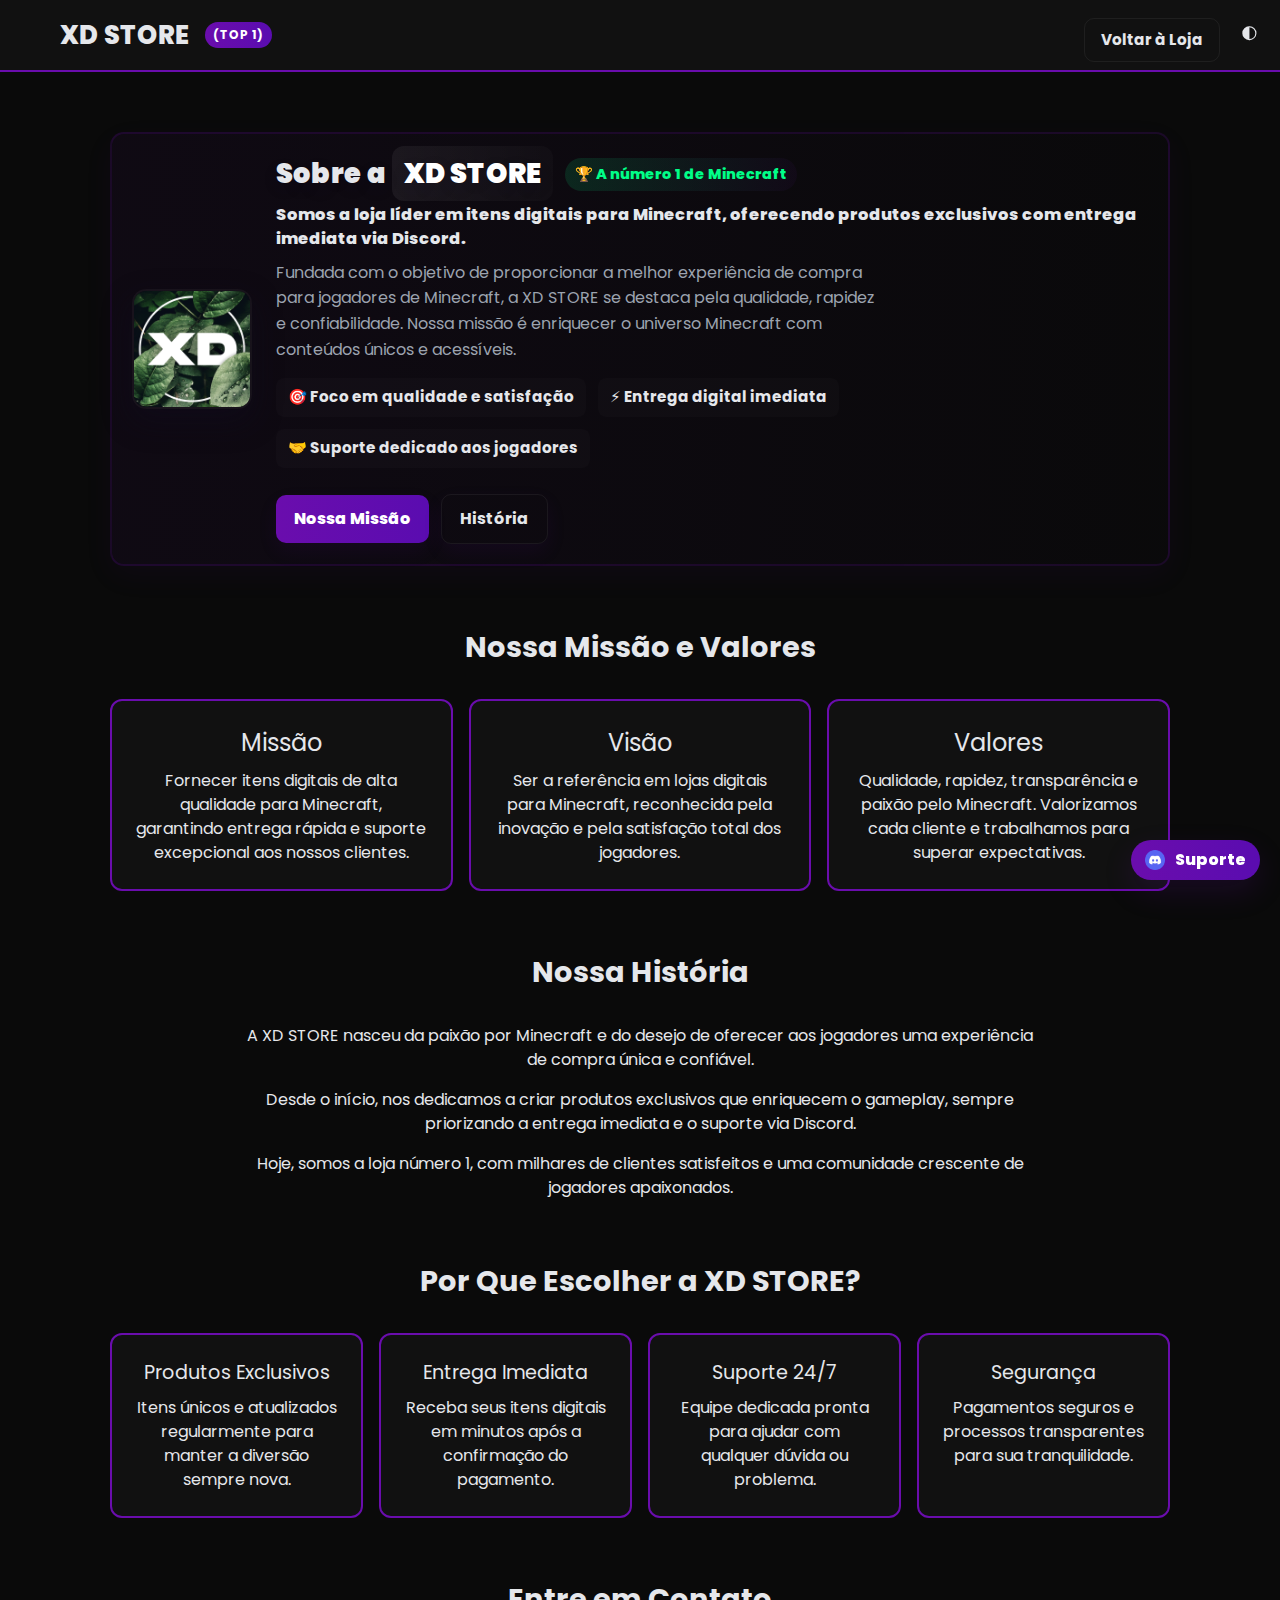
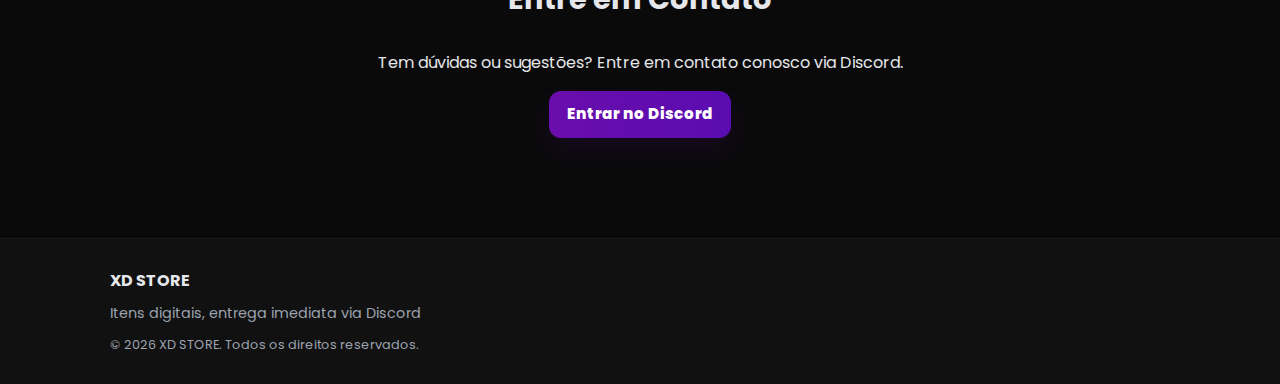
<file: pages/sobre.html>
<!DOCTYPE html>
<html lang="pt-br">
<head>
  <meta charset="UTF-8">
  <meta name="viewport" content="width=device-width, initial-scale=1.0">
  <title>Sobre - XD Store</title>
  <link rel="preconnect" href="https://fonts.googleapis.com">
  <link rel="preconnect" href="https://fonts.gstatic.com" crossorigin>
  <link href="https://fonts.googleapis.com/css2?family=Poppins:wght@300;400;600;700;800&display=swap" rel="stylesheet">
  <link rel="icon" type="image/png" href="../assets/icons/xd.png">
  <link rel="stylesheet" href="../css/reset.css">
  <link rel="stylesheet" href="../css/base.css">
  <link rel="stylesheet" href="../css/components.css">
  <link rel="stylesheet" href="../css/theme.css">
</head>
<body>
  <button id="theme-toggle" aria-label="Alternar tema" class="support-button theme-toggle" style="position:fixed;top:12px;right:12px;z-index:4000;">🌓</button>

  <header class="site-header">
    <div class="header-container">
      <h1 class="store-name">XD STORE <small class="store-sub">(TOP 1)</small></h1>
      <div class="header-actions">
        <a href="../index.html" class="product-button cta-secondary" style="text-decoration:none;">Voltar à Loja</a>
      </div>
    </div>
  </header>

  <main class="site-main">
    <section class="welcome-panel">
      <div class="welcome-inner">
        <div class="welcome-visual">
          <img src="../assets/icons/XD2.png" alt="Bloco de Grama" width="120" height="120">
        </div>

        <div class="welcome-content">
          <div class="welcome-header">
            <h2 class="welcome-title">Sobre a <span class="highlight">XD STORE</span></h2>
            <div class="welcome-badge">🏆 A número 1 de Minecraft</div>
          </div>

          <p class="welcome-lead">Somos a loja líder em itens digitais para Minecraft, oferecendo produtos exclusivos com entrega imediata via Discord.</p>

          <p class="welcome-body">Fundada com o objetivo de proporcionar a melhor experiência de compra para jogadores de Minecraft, a XD STORE se destaca pela qualidade, rapidez e confiabilidade. Nossa missão é enriquecer o universo Minecraft com conteúdos únicos e acessíveis.</p>

          <ul class="welcome-features" aria-hidden="false">
            <li>🎯 Foco em qualidade e satisfação</li>
            <li>⚡ Entrega digital imediata</li>
            <li>🤝 Suporte dedicado aos jogadores</li>
          </ul>

          <div class="welcome-ctas">
            <a href="#mission" class="product-button cta-primary">Nossa Missão</a>
            <a href="#history" class="product-button cta-secondary">História</a>
          </div>
        </div>
      </div>
    </section>

    <section id="mission" class="products-section">
      <h2 class="section-title">Nossa Missão e Valores</h2>
      <div class="products-list" style="display:grid;grid-template-columns:repeat(auto-fit,minmax(300px,1fr));gap:1rem;">
        <div class="card" style="background:var(--surface);border:2px solid var(--primary);border-radius:12px;padding:1.5rem;text-align:center;">
          <h3 style="font-size:1.5rem;margin-bottom:0.5rem;">Missão</h3>
          <p>Fornecer itens digitais de alta qualidade para Minecraft, garantindo entrega rápida e suporte excepcional aos nossos clientes.</p>
        </div>
        <div class="card" style="background:var(--surface);border:2px solid var(--primary);border-radius:12px;padding:1.5rem;text-align:center;">
          <h3 style="font-size:1.5rem;margin-bottom:0.5rem;">Visão</h3>
          <p>Ser a referência em lojas digitais para Minecraft, reconhecida pela inovação e pela satisfação total dos jogadores.</p>
        </div>
        <div class="card" style="background:var(--surface);border:2px solid var(--primary);border-radius:12px;padding:1.5rem;text-align:center;">
          <h3 style="font-size:1.5rem;margin-bottom:0.5rem;">Valores</h3>
          <p>Qualidade, rapidez, transparência e paixão pelo Minecraft. Valorizamos cada cliente e trabalhamos para superar expectativas.</p>
        </div>
      </div>
    </section>

    <section id="history" class="products-section">
      <h2 class="section-title">Nossa História</h2>
      <div style="max-width:800px;margin:0 auto;text-align:center;">
        <p style="margin-bottom:1rem;">A XD STORE nasceu da paixão por Minecraft e do desejo de oferecer aos jogadores uma experiência de compra única e confiável.</p>
        <p style="margin-bottom:1rem;">Desde o início, nos dedicamos a criar produtos exclusivos que enriquecem o gameplay, sempre priorizando a entrega imediata e o suporte via Discord.</p>
        <p>Hoje, somos a loja número 1, com milhares de clientes satisfeitos e uma comunidade crescente de jogadores apaixonados.</p>
      </div>
    </section>

    <section class="products-section">
      <h2 class="section-title">Por Que Escolher a XD STORE?</h2>
      <div class="products-list" style="display:grid;grid-template-columns:repeat(auto-fit,minmax(250px,1fr));gap:1rem;">
        <div class="card" style="background:var(--surface);border:2px solid var(--primary);border-radius:12px;padding:1.5rem;text-align:center;">
          <h3 style="font-size:1.2rem;margin-bottom:0.5rem;">Produtos Exclusivos</h3>
          <p>Itens únicos e atualizados regularmente para manter a diversão sempre nova.</p>
        </div>
        <div class="card" style="background:var(--surface);border:2px solid var(--primary);border-radius:12px;padding:1.5rem;text-align:center;">
          <h3 style="font-size:1.2rem;margin-bottom:0.5rem;">Entrega Imediata</h3>
          <p>Receba seus itens digitais em minutos após a confirmação do pagamento.</p>
        </div>
        <div class="card" style="background:var(--surface);border:2px solid var(--primary);border-radius:12px;padding:1.5rem;text-align:center;">
          <h3 style="font-size:1.2rem;margin-bottom:0.5rem;">Suporte 24/7</h3>
          <p>Equipe dedicada pronta para ajudar com qualquer dúvida ou problema.</p>
        </div>
        <div class="card" style="background:var(--surface);border:2px solid var(--primary);border-radius:12px;padding:1.5rem;text-align:center;">
          <h3 style="font-size:1.2rem;margin-bottom:0.5rem;">Segurança</h3>
          <p>Pagamentos seguros e processos transparentes para sua tranquilidade.</p>
        </div>
      </div>
    </section>

    <section class="products-section">
      <h2 class="section-title">Entre em Contato</h2>
      <div style="text-align:center;">
        <p>Tem dúvidas ou sugestões? Entre em contato conosco via Discord.</p>
        <a href="https://discord.gg/3t7g9TbN5M" class="product-button cta-primary" target="_blank" rel="noopener noreferrer" style="margin-top:1rem;display:inline-block;">Entrar no Discord</a>
      </div>
    </section>
  </main>

  <footer class="site-footer">
    <div class="footer-container">
      <p class="footer-store-name">XD STORE</p>
      <p class="footer-text">Itens digitais, entrega imediata via Discord</p>
      <p class="footer-legal">© 2026 XD STORE. Todos os direitos reservados.</p>
    </div>
  </footer>

  <!-- Botão de Suporte (Discord) -->
  <a href="https://discord.gg/3t7g9TbN5M" class="discord-support" target="_blank" rel="noopener noreferrer" aria-label="Suporte no Discord" title="Suporte no Discord (XD Store)">
    <img src="../assets/images/discord.png" alt="Discord" width="20" height="20">
    <span>Suporte</span>
  </a>

  <script>
    // Theme toggle
    (function(){
      const btn = document.getElementById('theme-toggle');
      if (!btn) return;
      const DURATION = 1000;

      btn.addEventListener('click', (e)=>{
        e.stopImmediatePropagation();
        try{
          if (window.matchMedia && window.matchMedia('(prefers-reduced-motion: reduce)').matches){
            const cur = localStorage.getItem('xd-theme') || 'dark';
            const next = cur === 'dark' ? 'light' : 'dark';
            if (next === 'light') document.documentElement.setAttribute('data-theme','light'); else document.documentElement.removeAttribute('data-theme');
            localStorage.setItem('xd-theme', next);
            return;
          }

          const cur = localStorage.getItem('xd-theme') || 'dark';
          const next = cur === 'dark' ? 'light' : 'dark';

          const wipe = document.createElement('div');
          wipe.className = 'theme-wipe ' + (next === 'light' ? 'light' : 'dark');
          document.body.appendChild(wipe);

          setTimeout(()=> wipe.classList.add('active'), 10);

          setTimeout(()=>{
            if (next === 'light') document.documentElement.setAttribute('data-theme','light'); else document.documentElement.removeAttribute('data-theme');
            localStorage.setItem('xd-theme', next);
          }, DURATION/2);

          setTimeout(()=>{
            wipe.classList.remove('active');
            setTimeout(()=>{ try{ wipe.remove(); }catch(e){} }, 220);
            document.documentElement.classList.remove('theme-animating');
            setTimeout(()=>{ document.documentElement.classList.remove('with-transition'); }, 120);
          }, DURATION + 80);

        }catch(e){}
      });
    })();
  </script>
</body>
</html>
</file>
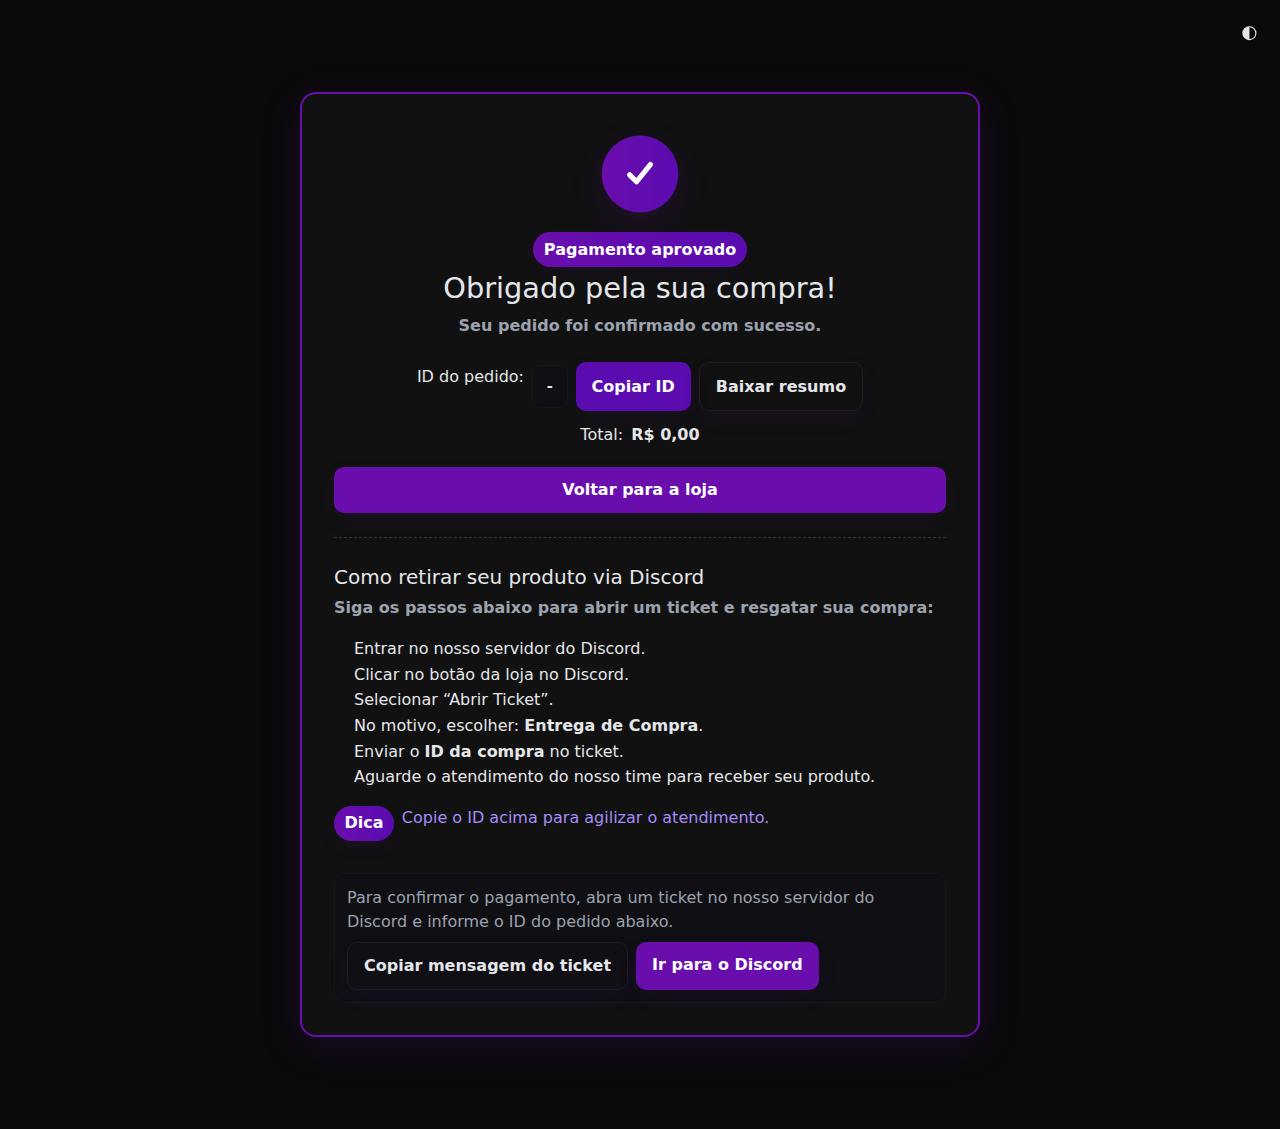
<file: pages/sucesso.html>
<!DOCTYPE html>
<html lang="pt-br">
<head>
  <meta charset="UTF-8" />
  <meta name="viewport" content="width=device-width, initial-scale=1.0" />
  <title>Pedido Aprovado</title>
  <link rel="shortcut icon" type="image/png" href="../assets/icons/xd.png" />
  <link rel="stylesheet" href="../css/reset.css" />
  <link rel="stylesheet" href="../css/base.css" />
  <link rel="stylesheet" href="../css/components.css" />
  <link rel="stylesheet" href="../css/theme.css" />
  <style>
    body { background: var(--bg); color: var(--text); }
    .container { max-width: 720px; margin: 4.5rem auto; padding: 1.25rem; }

    .card { background:var(--surface); border:2px solid var(--primary); border-radius: 16px; box-shadow: 0 10px 40px rgba(106,13,173,.18); padding: 2rem; text-align: center; position:relative; overflow:visible; }

    /* Animated check */
    .checkmark-circle { width:96px; height:96px; border-radius:50%; margin: 0 auto 10px; display:flex; align-items:center; justify-content:center; background: linear-gradient(90deg,var(--primary),var(--primary-2)); box-shadow: 0 14px 40px rgba(106,13,173,0.18); transform: scale(.8); animation: popIn 520ms cubic-bezier(.2,.9,.2,1) forwards; }
    .checkmark-circle svg { width:56px; height:56px; stroke:#fff; stroke-width:6; fill:none; stroke-linecap:round; stroke-linejoin:round; }
    @keyframes popIn { 0%{ transform: scale(.5); opacity:0 } 70%{ transform: scale(1.06); opacity:1 } 100%{ transform: scale(1); } }

    .title { font-size: 1.8rem; margin: 0 0 .25rem; }
    .subtitle { color: var(--muted); margin: 0 0 1rem; font-weight:700 }
    .badge { display:inline-block; padding:.35rem .65rem; border-radius: 999px; background: linear-gradient(90deg,var(--primary),var(--primary-2)); color:#fff; font-weight:800; box-shadow: 0 6px 18px rgba(106,13,173,0.08); }

    .meta { display:flex; gap:.5rem; align-items:center; justify-content:center; flex-wrap:wrap; margin-top:.5rem }
    .meta .mono { background:var(--bg-2); padding:.55rem .75rem; border-radius:8px; border:1px solid rgba(255,255,255,0.03); }
    .meta .actions { display:flex; gap:.5rem; }

    .row { margin-top: 1rem; display: grid; gap: .75rem; }
    .line { display:flex; justify-content:center; gap:.5rem; flex-wrap:wrap; }

    .btn { cursor:pointer; border:0; border-radius:10px; padding:.7rem 1rem; background:var(--primary); color:#fff; font-weight:700; box-shadow: 0 8px 20px rgba(106,13,173,0.08); }
    .btn.secondary { background:var(--primary-2); }
    .btn.ghost { background: transparent; border:1px solid rgba(255,255,255,0.06); color:var(--text); }

    .mono { font-family: ui-monospace, SFMono-Regular, Menlo, Monaco, Consolas, "Liberation Mono", "Courier New", monospace; }

    /* confetti */
    .confetti { position:absolute; inset:0; pointer-events:none; overflow:hidden; z-index:10; }
    .confetti span{ position:absolute; width:10px; height:14px; border-radius:2px; opacity:0.95; transform: translateY(-20px); animation: confetti-fall 1900ms linear forwards; }
    @keyframes confetti-fall { 0%{ transform: translateY(-30vh) rotate(0deg); opacity:1 } 100%{ transform: translateY(120vh) rotate(540deg); opacity:0.85 } }

    /* toast */
    .toast { position:fixed; left:50%; bottom:28px; transform:translateX(-50%) translateY(12px); background:var(--surface); border:1px solid var(--primary); color:var(--text); padding:.6rem .9rem; border-radius:10px; box-shadow:0 10px 30px rgba(0,0,0,0.3); opacity:0; pointer-events:none; transition: transform 240ms ease, opacity 240ms ease; z-index:9999; }
    .toast.show { opacity:1; transform:translateX(-50%) translateY(0); pointer-events:auto; }

    @media (max-width:600px){
      .card{ padding:1.25rem; margin:1rem; }
      .checkmark-circle{ width:76px; height:76px }
    }

    /* receipt callout */
    .receipt-area { margin-top:1rem; padding:12px; border-radius:10px; background:var(--bg-2); border:1px solid rgba(255,255,255,0.03); }

  </style>
</head>
<body>
  <button id="theme-toggle" aria-label="Alternar tema" class="support-button theme-toggle" style="position:fixed;top:12px;right:12px;z-index:4000;">🌓</button>
  <div class="container">
    <div class="card">
      <div class="checkmark-circle" aria-hidden="true">
        <svg viewBox="0 0 52 52" aria-hidden="true">
          <path d="M14 27 l8 8 16 -20" stroke-linecap="round" stroke-linejoin="round" />
        </svg>
      </div>

      <div class="badge">Pagamento aprovado</div>
      <h1 class="title">Obrigado pela sua compra!</h1>
      <p class="subtitle">Seu pedido foi confirmado com sucesso.</p>

      <div class="row">
        <div class="meta">
          <div class="line">ID do pedido: <strong class="mono" id="orderId">-</strong></div>
          <div class="actions">
            <button class="btn secondary" id="copyOrderId" aria-label="Copiar ID">Copiar ID</button>
            <button class="btn ghost" id="downloadReceipt" aria-label="Baixar resumo">Baixar resumo</button>
          </div>
        </div>

        <div class="line">Total: <strong id="orderTotal">R$ 0,00</strong></div>
      </div>

      <div class="row" style="margin-top:1.25rem;">
        <button class="btn" id="goHome">Voltar para a loja</button>
      </div>

      <div id="confetti" class="confetti" aria-hidden="true"></div>
      <div id="sucesso-toast" class="toast" role="status" aria-live="polite"></div>

      <hr style="border:0;border-top:1px dashed rgba(255,255,255,.15); margin:1.5rem 0;" />

      <section aria-label="Retirada via Discord" style="text-align:left">
        <h2 style="margin:.25rem 0 0; font-size:1.25rem;">Como retirar seu produto via Discord</h2>
        <p class="subtitle" style="margin:.25rem 0 1rem;">Siga os passos abaixo para abrir um ticket e resgatar sua compra:</p>

        <ol style="line-height:1.6; padding-left:1.25rem;">
          <li>Entrar no nosso servidor do Discord.</li>
          <li>Clicar no botão da loja no Discord.</li>
          <li>Selecionar “Abrir Ticket”.</li>
          <li>No motivo, escolher: <strong>Entrega de Compra</strong>.</li>
          <li>Enviar o <strong>ID da compra</strong> no ticket.</li>
          <li>Aguarde o atendimento do nosso time para receber seu produto.</li>
        </ol>

        <div class="row" style="margin-top:1rem; gap:.5rem;">
          <div class="line" style="justify-content:flex-start;">
            <span class="badge">Dica</span>
            <span style="color:#a78bfa">Copie o ID acima para agilizar o atendimento.</span>
          </div>
        </div>

        <div class="row" style="margin-top:1rem;">
          <div class="receipt-area" aria-live="polite">
            <div style="display:flex;flex-direction:column;gap:8px;">
              <div style="color:var(--muted)">Para confirmar o pagamento, abra um ticket no nosso servidor do Discord e informe o ID do pedido abaixo.</div>
              <div style="display:flex;gap:8px;">
                <button class="btn ghost" id="copyTicketMsg">Copiar mensagem do ticket</button>
                <a class="btn" href="https://discord.gg/3t7g9TbN5M" target="_blank" rel="noopener noreferrer">Ir para o Discord</a>
              </div>
            </div>
          </div>
        </div>
      </section>
    </div>
  </div>

  <script>
    function toBRL(v){ try{ return v.toLocaleString('pt-BR',{style:'currency',currency:'BRL'});}catch{ return 'R$ ' + (Number(v)||0).toFixed(2).replace('.',','); } }

    (function(){
      let last = null;
      try { const raw = localStorage.getItem('lastOrder'); last = raw ? JSON.parse(raw) : null; } catch {}
      if (last){
        document.getElementById('orderId').textContent = last.orderId || '-';
        document.getElementById('orderTotal').textContent = toBRL(last.total || 0);

        // trigger confetti and toast to celebrate
        triggerConfetti();
        showToast('Pagamento confirmado!');
      }

      // copy ID button
      const copyBtn = document.getElementById('copyOrderId');
      if (copyBtn){ copyBtn.addEventListener('click', async ()=>{
        try{ await navigator.clipboard.writeText(document.getElementById('orderId').textContent); showToast('ID copiado para a área de transferência!'); }
        catch(e){ showToast('Falha ao copiar ID', 'error'); }
      }); }

      // download receipt button (keep as optional: simple TXT)
      const dlBtn = document.getElementById('downloadReceipt');
      if (dlBtn){ dlBtn.addEventListener('click', ()=>{
        try{
          const payload = last || {};
          const content = `RESUMO DO PEDIDO - Loja\nPedido: ${payload.orderId || '-'}\nTotal: ${toBRL(payload.total||0)}\nData: ${new Date(payload.createdAt||Date.now()).toLocaleString()}\n\nObservação: este é apenas um resumo com os dados do pedido.`;
          const blob = new Blob([content], { type: 'text/plain;charset=utf-8' });
          const url = URL.createObjectURL(blob);
          const a = document.createElement('a'); a.href = url; a.download = `${(payload.orderId||'pedido')}.txt`; document.body.appendChild(a); a.click(); a.remove(); URL.revokeObjectURL(url);
          showToast('Resumo do pedido baixado.');
        }catch(e){ showToast('Falha ao baixar comprovante', 'error'); }
      }); }

      document.getElementById('goHome').addEventListener('click', ()=>{ window.location.href = '../index.html'; });

      // Theme init/toggle
      function applyTheme(){ const t = localStorage.getItem('xd-theme') || 'dark'; if (t==='light') document.documentElement.setAttribute('data-theme','light'); else document.documentElement.removeAttribute('data-theme'); }
      const tbtn = document.getElementById('theme-toggle'); if (tbtn){ tbtn.addEventListener('click', ()=>{ const cur = localStorage.getItem('xd-theme') || 'dark'; const next = cur === 'dark' ? 'light' : 'dark'; localStorage.setItem('xd-theme', next); applyTheme(); }); }
      applyTheme();

      // small toast util
      function showToast(msg, kind='success'){
        try{
          const el = document.getElementById('sucesso-toast');
          el.textContent = msg; el.classList.add('show');
          setTimeout(()=> el.classList.remove('show'), 2800);
        }catch(e){}
      }

      // confetti util: create colored pieces and let CSS animate
      function triggerConfetti(){
        try{
          const colors = [getComputedStyle(document.documentElement).getPropertyValue('--primary').trim(), getComputedStyle(document.documentElement).getPropertyValue('--primary-2').trim(), getComputedStyle(document.documentElement).getPropertyValue('--accent').trim(), '#FDE68A', '#FCA5A5'];
          const container = document.getElementById('confetti');
          if (!container) return;
          // create pieces
          for (let i=0;i<28;i++){
            const s = document.createElement('span');
            s.style.left = (Math.random()*100)+'%';
            s.style.top = (Math.random()*6 - 6)+'%';
            s.style.background = colors[Math.floor(Math.random()*colors.length)];
            s.style.width = (6 + Math.random()*8)+'px';
            s.style.height = (8 + Math.random()*12)+'px';
            s.style.animationDuration = (1400 + Math.random()*900)+'ms';
            container.appendChild(s);
            // cleanup
            setTimeout(()=>{ try{ s.remove(); }catch(e){} }, 2400);
          }
        }catch(e){ console.warn('confetti fail', e); }
      }

      // Ticket message copy handler
      const copyMsgBtn = document.getElementById('copyTicketMsg');
      if (copyMsgBtn){ copyMsgBtn.addEventListener('click', async ()=>{
        const msg = `Olá, segue o ID do pedido ${last && last.orderId ? last.orderId : ''}. Já realizei o pagamento.`;
        try{ await navigator.clipboard.writeText(msg); showToast('Mensagem copiada: cole no ticket.'); }catch(e){ showToast('Falha ao copiar mensagem', 'error'); }
      }); }

    })();
  </script>
</body>
</html>
</file>
<file: css/base.css>
/* ================================
   BASE GLOBAL
   ================================ */

body {
  background-color: var(--bg);
  color: var(--text);
  font-family: 'Poppins', system-ui, -apple-system, 'Segoe UI', Roboto, 'Helvetica Neue', Arial, sans-serif;
  -webkit-font-smoothing:antialiased;
  -moz-osx-font-smoothing:grayscale;
}

/* Container padrão para centralizar conteúdo */
.header-container,
.footer-container,
.site-main {
  max-width: 1100px;
  margin: 0 auto;
  padding: 0 20px;
}

/* ================================
   HEADER
   ================================ */

.site-header {
  background-color: var(--surface);
  border-bottom: 2px solid var(--primary);
}

.header-container {
  display: flex;
  align-items: center;
  justify-content: space-between;
  height: 70px;
}

.header-actions { display:flex; gap:8px; align-items:center; }

.store-name {
  font-size: 1.6rem;
  font-weight: 800;
  letter-spacing: 0.3px;
  display:flex;
  align-items:center;
  gap:10px;
}

.store-name .store-sub {
  font-size:0.75rem;
  padding:4px 8px;
  background: linear-gradient(90deg,var(--primary),var(--primary-2));
  color:#fff;
  border-radius:999px;
  font-weight:700;
  margin-left:6px;
} 

/* ================================
   MAIN
   ================================ */

.site-main {
  padding: 40px 20px;
}

.site-main section {
  margin-bottom: 60px;
}

/* Apresentação */
.store-title {
  font-size: 1.8rem;
  margin-bottom: 10px;
}

.store-description {
  max-width: 600px;
  font-size: 1rem;
  line-height: 1.6;
}

/* Produtos */
.section-title {
  font-size: 1.4rem;
  margin-bottom: 20px;
}

.products-list {
  display: grid;
  grid-template-columns: repeat(auto-fill, minmax(220px, 1fr));
  gap: 24px;
}

/* ================================
   FOOTER
   ================================ */

.site-footer {
  border-top: 1px solid rgba(255,255,255,0.04);
  padding: 30px 0;
  background: var(--surface);
}

.footer-container {
  display: flex;
  flex-direction: column;
  gap: 10px;
}

.footer-store-name {
  font-weight: bold;
  color: var(--text);
}

.footer-text {
  font-size: 0.9rem;
  color: var(--muted);
}

.footer-legal {
  font-size: 0.8rem;
  color: var(--muted);
}

/* ================================
   MOBILE LAYOUT
   ================================ */

@media (max-width: 768px) {
  .header-container {
    flex-direction: column;
    height: auto;
    padding: 16px 20px;
  }

  .store-name {
    margin-bottom: 10px;
    font-size: 1.4rem;
  }

  .header-actions {
    flex-direction: row;
    flex-wrap: wrap;
    justify-content: center;
    gap: 8px;
  }

  .header-actions .product-button {
    padding: 8px 12px;
    font-size: 0.9rem;
  }

  .cart-button {
    padding: 8px 12px;
    font-size: 0.9rem;
  }

  .products-list {
    grid-template-columns: 1fr;
  }

  .site-main {
    padding: 20px 10px;
  }

  .section-title {
    font-size: 1.2rem;
  }

  .cart-sidebar {
    width: 100vw;
    right: -100vw;
  }

  .cart-sidebar.active {
    right: 0;
  }

  .welcome-panel {
    padding: 20px 10px;
  }

  .welcome-inner {
    flex-direction: column;
    gap: 20px;
  }

  .welcome-visual img {
    width: 80px;
    height: 80px;
  }

  .welcome-title {
    font-size: 1.4rem;
  }

  .welcome-features {
    flex-direction: column;
    gap: 6px;
  }

  .welcome-ctas {
    flex-direction: column;
    gap: 10px;
  }
}
</file>
<file: css/components.css>
/* ================================
   COMPONENTES: PRODUTOS E PROMOÇÕES
   ================================ */

/* Card de produto com borda roxa e fundo preto leve */
.product-card {
  background: #0b0b0f;
  border: 2px solid #6a0dad;
  border-radius: 14px;
  box-shadow: 0 8px 24px rgba(106, 13, 173, 0.25);
  overflow: hidden;
  display: flex;
  flex-direction: column;
}

.product-image {
  width: 100%;
  aspect-ratio: 1 / 1;
  background: #0f0f18;
  display: grid;
  place-items: center;
}

.product-image img {
  max-width: 100%;
  max-height: 100%;
  object-fit: cover;
}

.product-info {
  padding: 12px;
  display: grid;
  gap: 8px;
}

.product-name {
  margin: 0;
  font-size: 1rem;
  color: #e5e7eb;
}

.product-price {
  margin: 0;
  font-size: 1.05rem;
  color: #a78bfa; /* valor padrão quando não está em promo */
}

/* Preço quando há promoção */
.price-old {
  text-decoration: line-through;
  color: #9CA3AF;
  margin-right: .4rem;
}

.price-new {
  color: #E879F9;
  font-weight: 700;
}

/* Badge de promoção */
.badge-promo {
  display: inline-block;
  font-size: .75rem;
  padding: .2rem .5rem;
  border-radius: 999px;
  background: #EDE9FE;
  color: #5B21B6;
  width: fit-content;
}

/* Botão padrão do card */
.product-button {
  cursor: pointer;
  border: 0;
  border-radius: 10px;
  padding: .65rem .9rem;
  background: #6a0dad;
  color: #fff;
  font-weight: 600;
}

.product-button:hover {
  filter: brightness(1.05);
}
</file>
<file: css/theme.css>
/* ================================
   THEME VARIABLES (Dark default + Light optional)
   ================================ */
:root {
  --bg: #0a0a0a;
  --bg-2: #0f0f14;
  --surface: #111111;
  --text: #e5e7eb;
  --muted: #9CA3AF;
  --primary: #6a0dad;
  --primary-2: #5a0cb0;
  --accent: #00ff88;
  --card-bg: #0b0b0f;
  --card-border: #6a0dad;
  --img-bg: #0f0f18;
}
html[data-theme="light"] {
  --bg: #f6f6f6;
  --bg-2: #f0f0f0;
  --surface: #ffffff;
  --text: #111111;
  --muted: #444444;
  --primary: #6a0dad;
  --primary-2: #5a0cb0;
  --accent: #111111;
  --card-bg: #ffffff;
  --card-border: #e5e7eb;
  --img-bg: #f0f0f0;
}

/* ================================
   SMOOTH THEME TRANSITION
   ================================ */
html.with-transition, html.with-transition * {
  /* smoother, slightly longer transitions for a pleasant theme toggle */
  transition: background-color 760ms cubic-bezier(.2,.9,.2,1), color 760ms cubic-bezier(.2,.9,.2,1), border-color 760ms cubic-bezier(.2,.9,.2,1), box-shadow 820ms cubic-bezier(.2,.9,.2,1), transform 420ms ease, opacity 760ms ease, filter 760ms ease;
}

/* Explicit transitions on major containers to catch gradients and backgrounds */
.site-header, .site-main, .site-footer, .announcement, .welcome-panel, .products-section, .product-card, .product-image img, .cart-sidebar, .led-screen, .marquee span {
  transition: background-color 760ms cubic-bezier(.2,.9,.2,1), color 760ms cubic-bezier(.2,.9,.2,1), border-color 760ms cubic-bezier(.2,.9,.2,1), box-shadow 820ms cubic-bezier(.2,.9,.2,1), opacity 760ms ease, transform 420ms ease;
} 

/* Theme fade overlay to mask abrupt gradient/element repaints (improved) */
.theme-fade {
  pointer-events: none;
  position: fixed;
  inset: 0;
  background: #000;
  opacity: 0;
  will-change: opacity;
  transition: opacity 1000ms cubic-bezier(.2,.9,.2,1), visibility 1000ms;
  z-index: 9999;
}
/* subtle low-opacity overlay so animation beneath remains visible */
.theme-fade.visible { opacity: 0.12; }
.theme-fade.light { background: #fff; }
.theme-fade.dark { background: #000; }

/* Subtle cross-fade + micro-zoom animation to make theme toggle feel alive (stronger) */
@keyframes theme-smooth {
  0% { opacity: 0.92; transform: scale(1.02); filter: brightness(0.92) saturate(0.96); }
  45% { opacity: 0.9; transform: scale(0.995); filter: brightness(1.02) saturate(1.02); }
  100% { opacity: 1; transform: none; filter: none; }
}

.theme-animating .site-header,
.theme-animating .site-main,
.theme-animating .site-footer,
.theme-animating .product-card,
.theme-animating .welcome-panel,
.theme-animating .products-section {
  animation: theme-smooth 1000ms cubic-bezier(.2,.9,.2,1) both;
  will-change: transform, opacity, filter;
} 

/* Avoid running animation for users who prefer reduced motion */
@media (prefers-reduced-motion: reduce) {
  .theme-animating .site-header,
  .theme-animating .site-main,
  .theme-animating .site-footer,
  .theme-animating .product-card,
  .theme-animating .welcome-panel,
  .theme-animating .products-section { animation: none !important; }
}

/* Reduce motion: keep transitions minimal */
@media (prefers-reduced-motion: reduce) {
  html.with-transition, html.with-transition * { transition: none !important; }
  .theme-fade { transition: none !important; }
}

/* ================================
   PRODUTO - CARD
   ================================ */

.product-card {
  background-color: var(--card-bg);
  border: 2px solid var(--card-border);
  border-radius: 14px;
  overflow: hidden;
  box-shadow: 0 10px 25px rgba(0, 0, 0, 0.2);
  transition: background-color 420ms cubic-bezier(.2,.9,.2,1), border-color 420ms cubic-bezier(.2,.9,.2,1), box-shadow 420ms cubic-bezier(.2,.9,.2,1), transform 280ms ease;
}

.product-card:hover {
  transform: translateY(-4px);
  box-shadow: 0 18px 35px rgba(0, 0, 0, 0.28);
}

/* LIGHT THEME: product accents */
html[data-theme="light"] .product-card {
  border-color: var(--primary);
  box-shadow: 0 10px 26px rgba(106,13,173,0.06);
  background-color: var(--card-bg);
}

.product-image {
  background-color: var(--img-bg);
  aspect-ratio: 1 / 1;
  display: flex;
  align-items: center;
  justify-content: center;
}

.product-image img {
  width: 100%;
  height: 100%;
  object-fit: cover;
}

.product-info {
  padding: 16px;
  display: flex;
  flex-direction: column;
  gap: 10px;
  color: var(--text);
}

.product-name {
  font-size: 1rem;
  font-weight: 600;
  color: var(--text);
}

.product-price {
  font-size: 1.1rem;
  font-weight: bold;
  color: var(--text);
}

.product-button {
  margin-top: 10px;
  padding: 12px;
  border-radius: 8px;
  border: none;
  font-size: 0.95rem;
  font-weight: bold;
  cursor: pointer;
  background-color: var(--primary);
  color: #ffffff;
}

.product-button:hover {
  background-color: var(--primary-2);
}

/* ================================
   HEADER
   ================================ */

.site-header {
  background-color: var(--surface);
  border-bottom: 2px solid var(--primary);
}

.header-container {
  max-width: 1200px;
  margin: 0 auto;
  padding: 16px 20px;
  display: flex;
  align-items: center;
  justify-content: space-between;
}

.logo {
  font-size: 1.6rem;
  font-weight: 900;
  color: var(--text);
}

.logo span {
  color: var(--primary);
}

.cart-button {
  background-color: var(--primary);
  color: #ffffff;
  border: none;
  border-radius: 30px;
  padding: 10px 18px;
  font-size: 0.95rem;
  font-weight: bold;
  cursor: pointer;
  display: flex;
  align-items: center;
  gap: 8px;
}

.cart-button:hover {
  background-color: var(--primary-2);
}

.support-button {
  background: none;
  border: none;
  padding: 10px;
  cursor: pointer;
  display: flex;
  align-items: center;
  justify-content: center;
}

.support-button:hover {
  opacity: 0.8;
}

.cart-count {
  background-color: var(--accent);
  color: #000;
  font-size: 0.75rem;
  font-weight: bold;
  padding: 3px 7px;
  border-radius: 50%;
}

/* ================================
   MAIN
   ================================ */

.site-main {
  background-color: var(--bg);
  min-height: 100vh;
  padding: 40px 20px;
  color: var(--text);
}

.section-title {
  text-align: center;
  font-size: 1.8rem;
  font-weight: 700;
  margin-bottom: 30px;
  color: var(--text);
}

.products-list {
  max-width: 1200px;
  margin: 0 auto;
  display: grid;
  grid-template-columns: repeat(auto-fill, minmax(260px, 1fr));
  gap: 24px;
}

/* ================================
   CARRINHO LATERAL
   ================================ */

.cart-sidebar {
  position: fixed;
  top: 0;
  right: -320px;
  width: 320px;
  height: 100vh;
  background-color: var(--surface);
  border-left: 2px solid var(--primary);
  box-shadow: -5px 0 25px rgba(0, 0, 0, 0.4);
  display: flex;
  flex-direction: column;
  transition: right 0.3s ease;
  z-index: 1000;
}

.cart-sidebar.active {
  right: 0;
}

.cart-header {
  padding: 16px;
  border-bottom: 1px solid #222;
  display: flex;
  justify-content: space-between;
  align-items: center;
  color: var(--text);
}

.cart-header h2 {
  color: var(--text);
  font-size: 1.2rem;
}

.cart-close {
  background: none;
  border: none;
  color: #ff5555;
  font-size: 1.4rem;
  cursor: pointer;
}

.cart-items {
  flex: 1;
  padding: 16px;
  display: flex;
  flex-direction: column;
  gap: 12px;
}

.cart-item {
  background-color: var(--bg-2);
  padding: 12px;
  border-radius: 8px;
  display: flex;
  justify-content: space-between;
  font-size: 0.9rem;
  color: var(--text);
}

.cart-footer {
  padding: 16px;
  border-top: 1px solid #222;
}

.cart-total {
  display: flex;
  justify-content: space-between;
  margin-bottom: 16px;
  font-size: 1rem;
  color: var(--text);
}

.checkout-button {
  width: 100%;
  padding: 12px;
  background-color: var(--accent);
  color: #000;
  font-weight: bold;
  border: none;
  border-radius: 8px;
  cursor: pointer;
}

.checkout-button.disabled {
  opacity: 0.65;
  pointer-events: none;
  filter: grayscale(30%);
  background-color: rgba(255,255,255,0.06);
  color: var(--muted);
}

/* OVERLAY ESCURO */
.cart-overlay {
  position: fixed;
  top: 0;
  left: 0;
  width: 100%;
  height: 100%;
  background: rgba(0, 0, 0, 0.6);
  opacity: 0;
  visibility: hidden;
  transition: opacity 0.3s ease;
  z-index: 900;
}

/* overlay ativo */
.cart-overlay.active {
  opacity: 1;
  visibility: visible;
}

.remove-item {
  background: none;
  border: none;
  color: #ff5555;
  font-size: 1rem;
  cursor: pointer;
  margin-left: 8px;
}

/* ================================
   ADMIN MODAL (LIMPO)
   ================================ */

.admin-overlay {
  position: fixed;
  inset: 0;
  background: rgba(0,0,0,0.75);
  display: none;
  align-items: center;
  justify-content: center;
  z-index: 3000;
}

.admin-overlay.active {
  display: flex;
}

.admin-modal {
  background: var(--surface);
  color: var(--text);
  width: 100%;
  max-width: 420px;
  padding: 24px;
  border-radius: 14px;
  box-shadow: 0 20px 50px rgba(0,0,0,0.6);
}

.admin-modal h2,
.admin-modal h3 {
  margin-bottom: 12px;
}

.admin-modal input {
  width: 100%;
  padding: 12px;
  margin-bottom: 10px;
  border-radius: 8px;
  border: none;
  background: #1e1e1e;
  color: #fff;
}

.admin-modal button {
  width: 100%;
  padding: 12px;
  background: var(--primary);
  color: #fff;
  border: none;
  border-radius: 8px;
  font-weight: bold;
  cursor: pointer;
}

.admin-modal button:hover {
  background: var(--primary-2);
}

.admin-products {
  margin-top: 12px;
  display: flex;
  flex-direction: column;
  gap: 8px;
}

.admin-product {
  background: var(--bg-2);
  padding: 8px 10px;
  border-radius: 6px;
  display: flex;
  justify-content: space-between;
  align-items: center;
  font-size: 0.9rem;
}

.admin-product button {
  background: #ff5555;
  padding: 6px 10px;
  border-radius: 6px;
}

.admin-product button:hover {
  background: #ff3333;
}

.admin-close {
  margin-top: 14px;
  background: #333;
}

/* ================================
   WELCOME PANEL & ANNOUNCE
   ================================ */

/* LED-style marquee */
.announcement { padding: 10px 0; border-bottom: 1px solid rgba(255,255,255,0.02); }
.announcement-inner { max-width:1200px; margin:0 auto; padding:0 20px; }
.led-screen {
  background: linear-gradient(90deg, rgba(0,0,0,0.65), rgba(20,20,20,0.65));
  border: 1px solid rgba(106,13,173,0.18);
  padding: 6px 10px;
  border-radius: 8px;
  overflow: hidden;
  display:flex; align-items:center; gap:12px;
}


.marquee { display: flex; gap: 3rem; white-space: nowrap; will-change: transform; align-items: center; /* animation injected dynamically */ min-width:200%; }
.marquee span { flex: 0 0 auto; display:inline-block; padding-right: 2rem; color: var(--accent); font-weight:800; letter-spacing:0.2px; font-size:0.95rem; text-shadow: 0 0 6px rgba(0,255,136,0.12), 0 0 10px rgba(106,13,173,0.06); }

@keyframes marquee {
  0% { transform: translateX(0%); }
  100% { transform: translateX(-50%); }
}

.welcome-panel { max-width:1200px; margin: 20px auto; padding: 20px; border: 2px solid rgba(106,13,173,0.18); background: linear-gradient(90deg, rgba(106,13,173,0.06), rgba(47,18,82,0.02)); border-radius: 14px; box-shadow: 0 10px 30px rgba(106,13,173,0.06); }
.welcome-inner { display:flex; flex-direction:column; gap:12px; align-items:flex-start; }
.welcome-visual img{ width:120px; height:120px; object-fit:cover; border-radius:14px; border:2px solid rgba(255,255,255,0.04); box-shadow: 0 12px 30px rgba(16,10,30,0.45); }
.welcome-content{ display:flex; flex-direction:column; gap:8px; max-width:900px; }
.welcome-header{ display:flex; align-items:center; gap:12px; }
.welcome-title { margin:0; color:var(--text); font-size:1.7rem; font-weight:900; letter-spacing:0.2px; }
.welcome-title .highlight{ color: #fff; background: linear-gradient(90deg, rgba(106,13,173,0.18), rgba(90,10,160,0.16)); padding:6px 10px; border-radius:10px; font-weight:900; }
.welcome-badge{ background: linear-gradient(90deg, rgba(0,255,136,0.12), rgba(106,13,173,0.06)); color:var(--accent); border-radius:999px; padding:6px 10px; font-weight:800; font-size:0.9rem; }
.welcome-lead { margin:0; color:var(--text); font-weight:800; font-size:1.02rem; }
.welcome-body { margin:0; color:var(--muted); line-height:1.6; }
.welcome-features { list-style:none; padding:0; margin:8px 0 0 0; display:flex; gap:12px; flex-wrap:wrap; }
.welcome-features li{ background: rgba(255,255,255,0.02); padding:8px 12px; border-radius:8px; color:var(--text); font-weight:700; font-size:0.95rem; }
.welcome-ctas { margin-top:10px; display:flex; gap:12px; align-items:center; }
.welcome-ctas .product-button{ padding:12px 18px; font-size:1rem; border-radius:10px; box-shadow: 0 8px 20px rgba(106,13,173,0.08); }

/* CTA styles */
.cta-primary {
  background: linear-gradient(90deg, var(--primary), var(--primary-2));
  color: #fff;
  border: none;
  padding: 12px 18px;
  border-radius: 12px;
  font-weight: 800;
  cursor: pointer;
  box-shadow: 0 12px 30px rgba(106,13,173,0.14);
  transition: transform 0.18s ease, box-shadow 0.18s ease;
}
.cta-primary:hover { transform: translateY(-4px); box-shadow: 0 18px 40px rgba(106,13,173,0.2); }
.cta-primary:active{ transform: translateY(-2px); }

.cta-secondary {
  background: transparent;
  color: var(--text);
  border: 1px solid rgba(255,255,255,0.06);
  padding: 10px 16px;
  border-radius: 10px;
  font-weight:700;
}

/* float animation for visual */
@keyframes floaty { 0%{ transform: translateY(0); } 50%{ transform: translateY(-8px);} 100%{ transform: translateY(0);} }
.welcome-visual img { animation: floaty 6s ease-in-out infinite; }

/* promo ribbon */
.product-card.promo { position: relative; overflow: visible; }
.product-card.promo::before {
  content: '🔥 Oferta';
  position: absolute;
  left: 12px;
  top: -10px;
  background: linear-gradient(90deg,var(--primary),var(--primary-2));
  color: #fff;
  padding:6px 10px;
  border-radius:10px;
  font-weight:800;
  font-size:0.8rem;
  box-shadow: 0 8px 20px rgba(106,13,173,0.12);
}

/* subtle heading styling */
.welcome-title { text-shadow: 0 6px 30px rgba(106,13,173,0.06); }
.welcome-title .highlight { background: linear-gradient(90deg, rgba(255,255,255,0.06), rgba(255,255,255,0.02)); color: #fff; padding:8px 12px; border-radius:12px; }

@media (min-width: 900px){
  .welcome-inner{ flex-direction:row; align-items:center; justify-content:flex-start; gap:24px; }
  .welcome-visual{ flex:0 0 auto; }
  .welcome-content{ flex:1; }
  .welcome-body{ max-width:70%; }
  .welcome-ctas{ margin-top:8px; }
} 

@media (min-width: 900px){
  .welcome-inner{ flex-direction:row; align-items:center; justify-content:flex-start; gap:24px; }
  .welcome-visual{ flex:0 0 auto; }
  .welcome-content{ flex:1; }
  .welcome-body{ max-width:70%; }
  .welcome-ctas{ margin-top:8px; }
}

@media (max-width: 600px){
  .welcome-title{ font-size:1.3rem; }
  .welcome-lead{ font-size:0.98rem; }
  .welcome-features{ gap:8px; }
}
/* PRODUCT PROMO */
.badge-promo { display:inline-block; padding:4px 8px; background:linear-gradient(90deg,var(--primary),var(--primary-2)); color:#fff; border-radius:999px; font-weight:700; font-size:0.8rem; }
.product-card.promo { box-shadow: 0 8px 26px rgba(106,13,173,0.08); border-color: var(--primary); }
.product-card.promo-highlight { animation: pulse 1.6s ease; }
@keyframes pulse { 0%{ box-shadow:0 8px 26px rgba(106,13,173,0.08); transform: translateY(0);} 50%{ box-shadow:0 18px 46px rgba(106,13,173,0.18); transform: translateY(-6px);} 100%{ box-shadow:0 8px 26px rgba(106,13,173,0.08); transform: translateY(0);} }

/* CART DETAILS */
.cart-thumb { width:56px; height:56px; border-radius:8px; overflow:hidden; background:var(--img-bg); display:flex; align-items:center; justify-content:center; }
.cart-thumb img { width:100%; height:100%; object-fit:cover; }
.cart-item { display:flex; align-items:center; justify-content:space-between; gap:8px; }
.cart-item-left { display:flex; gap:10px; align-items:center; }
.cart-meta { display:flex; flex-direction:column; gap:6px; }
.cart-name { font-weight:700; color:var(--text); }
.cart-price { color:var(--muted); font-size:0.9rem; }
.qty-controls { display:flex; gap:6px; align-items:center; }
.qty-controls button { background:var(--primary); color:#fff; border:0; padding:4px 8px; border-radius:8px; cursor:pointer; }
.qty-input { width:60px; text-align:center; padding:6px 8px; border-radius:8px; border:1px solid rgba(255,255,255,0.06); background:var(--bg-2); color:var(--text); }
.cart-sub { font-weight:700; }
.cart-empty { color:var(--muted); text-align:center; padding:18px; }

/* LIGHT THEME TWEAKS */
html[data-theme="light"] .cart-count { color: var(--accent); background: transparent; border: 1px solid var(--accent); }

/* Botão flutuante de Suporte (Discord) */
.discord-support {
  position: fixed;
  right: 20px;
  bottom: 20px;
  z-index: 2200;
  display: inline-flex;
  align-items: center;
  gap: 10px;
  padding: 10px 14px;
  background: linear-gradient(90deg, var(--primary), var(--primary-2));
  color: #fff;
  text-decoration: none;
  border-radius: 999px;
  box-shadow: 0 12px 30px rgba(106,13,173,0.16);
  font-weight: 800;
  transition: right 220ms ease, transform 180ms ease, box-shadow 180ms ease, opacity 180ms ease;
}
.discord-support img{ width:20px; height:20px; display:block; }
.discord-support span{ line-height:1; }
.discord-support:hover{ transform: translateY(-6px); box-shadow: 0 20px 40px rgba(106,13,173,0.22); }

/* Quando o carrinho estiver aberto, empurrar o botão para a esquerda e reduzir o z-index para não ficar sobre o painel */
.cart-sidebar.active ~ .discord-support,
.cart-overlay.active ~ .discord-support {
  right: calc(20px + 340px);
  z-index: 800; /* abaixo do overlay (900) e abaixo do painel (1000) */
}

@media (max-width:520px){
  .discord-support{ right:12px; bottom:14px; padding:10px; }
  .discord-support span{ display:none; }
  /* em telas pequenas onde o carrinho pode cobrir boa parte da tela, escondemos o botão quando o carrinho está ativo */
  .cart-sidebar.active ~ .discord-support,
  .cart-overlay.active ~ .discord-support { display: none; }
}

/* Theme wipe animation (full-screen sliding layer to make toggle visible) */
.theme-wipe { position: fixed; inset: 0; pointer-events: none; z-index: 9998; transform: translateX(-100%); opacity: 0; }
.theme-wipe.light { background: rgba(255,255,255,0.96); }
.theme-wipe.dark { background: rgba(0,0,0,0.92); }
.theme-wipe.active { animation: theme-wipe-slide 1000ms cubic-bezier(.2,.9,.2,1) both; }

@keyframes theme-wipe-slide {
  0% { transform: translateX(-100%); opacity: 0; }
  40% { transform: translateX(0%); opacity: 0.9; }
  60% { transform: translateX(0%); opacity: 0.9; }
  100% { transform: translateX(100%); opacity: 0; }
}

.hidden {
  display: none;
}
</file>
<file: css/admin.css>
/* Admin Panel Styles */

.admin-panel {
  max-width: 1200px;
  margin: 0 auto;
  padding: 20px;
}

.admin-panel h2 {
  color: var(--primary, #6a0dad);
  font-size: 2rem;
  margin-bottom: 30px;
  text-align: center;
}

.admin-section {
  background: #0f0f14;
  border: 1px solid rgba(255, 255, 255, 0.08);
  border-radius: 12px;
  margin-bottom: 20px;
  overflow: hidden;
}

.admin-section h3 {
  background: linear-gradient(135deg, #1a1028, #2a0f48);
  color: #EDE9FE;
  margin: 0;
  padding: 16px 20px;
  font-size: 1.2rem;
  font-weight: 600;
  border-bottom: 1px solid rgba(255, 255, 255, 0.08);
}

.admin-content {
  padding: 20px;
  display: grid;
  gap: 16px;
}

.admin-input, .admin-select, .admin-textarea {
  width: 100%;
  padding: 12px 16px;
  border-radius: 10px;
  background: #0f0f18;
  border: 1px solid rgba(255, 255, 255, 0.10);
  color: #e5e7eb;
  font-size: 14px;
  transition: border-color 0.3s ease;
}

.admin-input:focus, .admin-select:focus, .admin-textarea:focus {
  outline: none;
  border-color: var(--primary, #6a0dad);
  box-shadow: 0 0 0 2px rgba(106, 13, 173, 0.2);
}

.admin-input[type="color"] {
  height: 48px;
  cursor: pointer;
}

.admin-textarea {
  resize: vertical;
  min-height: 80px;
  font-family: inherit;
}

.admin-grid-2 {
  display: grid;
  grid-template-columns: 1fr 1fr;
  gap: 16px;
}

.admin-grid-3 {
  display: grid;
  grid-template-columns: 1fr 1fr 1fr;
  gap: 16px;
}

.admin-note {
  font-size: 0.85rem;
  color: #a78bfa;
  margin: 0;
  font-weight: 500;
}

.admin-note h4 {
  margin: 16px 0 8px 0;
  color: #a78bfa;
  font-size: 1rem;
  font-weight: 600;
}

.admin-actions {
  display: flex;
  gap: 12px;
  justify-content: flex-end;
  padding: 16px 20px;
  border-top: 1px solid rgba(255, 255, 255, 0.08);
  background: #0a0a0f;
}

.btn-admin {
  cursor: pointer;
  border: 0;
  border-radius: 10px;
  padding: 12px 24px;
  background: var(--primary, #6a0dad);
  color: #fff;
  font-weight: 700;
  font-size: 14px;
  transition: all 0.3s ease;
  display: inline-flex;
  align-items: center;
  gap: 8px;
}

.btn-admin:hover {
  background: var(--secondary, #5a0cb0);
  transform: translateY(-1px);
  box-shadow: 0 4px 12px rgba(106, 13, 173, 0.3);
}

.btn-admin:active {
  transform: translateY(0);
}

.btn-danger {
  background: #ff5555;
}

.btn-danger:hover {
  background: #ff3333;
}

.btn-secondary {
  background: #6b7280;
  color: #fff;
}

.btn-secondary:hover {
  background: #4b5563;
}

/* Product List Styles */
.admin-product {
  display: grid;
  grid-template-columns: auto 1fr 120px 1fr;
  gap: 8px;
  align-items: center;
  margin: 8px 0;
  padding: 12px;
  background: #0a0a0f;
  border-radius: 8px;
  border: 1px solid rgba(255, 255, 255, 0.05);
}

.admin-product input[type="checkbox"] {
  width: 16px;
  height: 16px;
  accent-color: var(--primary, #6a0dad);
}

.admin-product input[type="text"],
.admin-product input[type="number"] {
  padding: 8px 12px;
  border-radius: 6px;
  background: #0f0f18;
  border: 1px solid rgba(255, 255, 255, 0.08);
  color: #e5e7eb;
  font-size: 13px;
}

.admin-product input[type="text"]:focus,
.admin-product input[type="number"]:focus {
  border-color: var(--primary, #6a0dad);
  outline: none;
}

/* Label Styles */
.admin-content label {
  display: block;
  margin-bottom: 8px;
  font-weight: 600;
  color: #e5e7eb;
  font-size: 14px;
}

/* Responsive Design */
@media (max-width: 768px) {
  .admin-panel {
    padding: 16px;
  }

  .admin-panel h2 {
    font-size: 1.5rem;
  }

  .admin-content {
    padding: 16px;
  }

  .admin-grid-2, .admin-grid-3 {
    grid-template-columns: 1fr;
    gap: 12px;
  }

  .admin-product {
    grid-template-columns: auto 1fr;
    gap: 8px;
  }

  .admin-product input[type="text"],
  .admin-product input[type="number"] {
    grid-column: 1 / -1;
  }

  .admin-actions {
    flex-direction: column;
    align-items: stretch;
  }

  .btn-admin {
    justify-content: center;
  }
}

@media (max-width: 480px) {
  .admin-panel h2 {
    font-size: 1.3rem;
  }

  .admin-section h3 {
    padding: 12px 16px;
    font-size: 1.1rem;
  }

  .admin-content {
    padding: 12px;
  }
}

/* Loading States */
.admin-input:disabled,
.admin-select:disabled,
.admin-textarea:disabled {
  opacity: 0.6;
  cursor: not-allowed;
}

/* Success/Error States */
.admin-input.success {
  border-color: #10b981;
}

.admin-input.error {
  border-color: #ef4444;
}

/* Animation */
.admin-section {
  animation: fadeInUp 0.3s ease-out;
}

@keyframes fadeInUp {
  from {
    opacity: 0;
    transform: translateY(20px);
  }
  to {
    opacity: 1;
    transform: translateY(0);
  }
}

/* Header Styles */
.header {
  background: linear-gradient(135deg, #1a1028, #2a0f48);
  border-bottom: 1px solid rgba(255, 255, 255, 0.08);
  padding: 16px 0;
  position: sticky;
  top: 0;
  z-index: 100;
}

.header .container {
  max-width: 1200px;
  margin: 0 auto;
  padding: 0 20px;
  display: flex;
  justify-content: space-between;
  align-items: center;
}

.logo {
  color: #EDE9FE;
  font-size: 1.5rem;
  font-weight: 700;
  margin: 0;
}

.nav {
  display: flex;
  gap: 12px;
}

/* Main Content */
.main {
  min-height: calc(100vh - 80px);
  background: var(--background, #0a0a0a);
  color: #e5e7eb;
}

/* Form Elements Enhancement */
.admin-select {
  background-image: url("data:image/svg+xml,%3csvg xmlns='http://www.w3.org/2000/svg' fill='none' viewBox='0 0 20 20'%3e%3cpath stroke='%236b7280' stroke-linecap='round' stroke-linejoin='round' stroke-width='1.5' d='m6 8 4 4 4-4'/%3e%3c/svg%3e");
  background-position: right 12px center;
  background-repeat: no-repeat;
  background-size: 16px;
  padding-right: 40px;
  cursor: pointer;
}

/* Custom Scrollbar */
.admin-panel ::-webkit-scrollbar {
  width: 8px;
}

.admin-panel ::-webkit-scrollbar-track {
  background: #0f0f14;
  border-radius: 4px;
}

.admin-panel ::-webkit-scrollbar-thumb {
  background: var(--primary, #6a0dad);
  border-radius: 4px;
}

.admin-panel ::-webkit-scrollbar-thumb:hover {
  background: var(--secondary, #5a0cb0);
}
</file>
